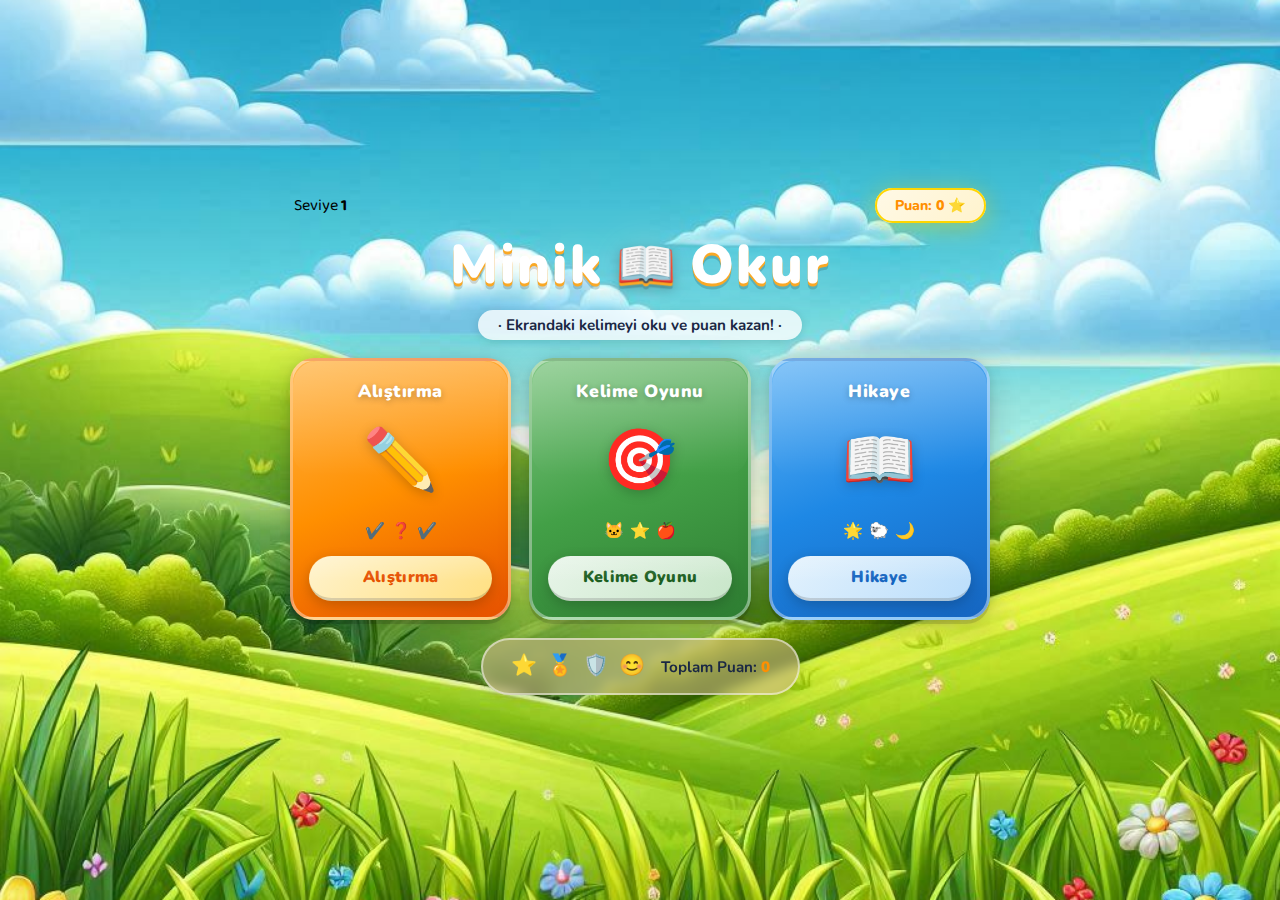
<file: index.html>
<!DOCTYPE html>
<html lang="tr">
<head>
<meta charset="UTF-8">
<meta name="viewport" content="width=device-width, initial-scale=1.0">
<title>Minik Okur</title>
<link href="https://fonts.googleapis.com/css2?family=Baloo+2:wght@400;600;800&family=Nunito:wght@400;700;900&display=swap" rel="stylesheet">
<link rel="stylesheet" href="style.css">
</head>
<body>

<div class="stars" id="stars"></div>

<!-- ═══════════════════════════════════════════════════════════
     ANA MENÜ EKRANI
     ═══════════════════════════════════════════════════════════ -->
<div class="menu-screen" id="menuScreen">

  <!-- Üst bar: Seviye + Puan -->
  <div class="menu-topbar">
    <div class="menu-topbar-left">
      <span class="menu-level-badge">Seviye <strong id="menuLevelText">1</strong></span>
      <div class="menu-level-bar-wrap">
        <div class="menu-level-bar" id="menuLevelBar" style="width:30%"></div>
      </div>
    </div>
    <div class="menu-topbar-right">
      <span class="menu-score-badge">Puan: <strong id="menuScoreText">0</strong> ⭐</span>
    </div>
  </div>

  <!-- Logo -->
  <div class="menu-logo">
    <h1 class="menu-title">Minik <span class="menu-title-book">📖</span> Okur</h1>
    <p class="menu-subtitle">· Ekrandaki kelimeyi oku ve puan kazan! ·</p>
  </div>

  <!-- Mod kartları -->
  <div class="menu-cards">

    <!-- Alıştırma -->
    <div class="menu-card menu-card--alistirma" id="menuCardAlistirma">
      <div class="menu-card-label-top">Alıştırma</div>
      <div class="menu-card-art">
        <span class="menu-card-emoji">✏️</span>
        <div class="menu-card-deco">
          <span>✔️</span><span>❓</span><span>✔️</span>
        </div>
      </div>
      <button class="menu-card-btn menu-card-btn--orange" data-mod="alistirma">Alıştırma</button>
    </div>

    <!-- Kelime Oyunu -->
    <div class="menu-card menu-card--kelime" id="menuCardKelime">
      <div class="menu-card-label-top">Kelime Oyunu</div>
      <div class="menu-card-art">
        <span class="menu-card-emoji">🎯</span>
        <div class="menu-card-deco">
          <span>🐱</span><span>⭐</span><span>🍎</span>
        </div>
      </div>
      <button class="menu-card-btn menu-card-btn--green" data-mod="kelime">Kelime Oyunu</button>
    </div>

    <!-- Hikaye -->
    <div class="menu-card menu-card--hikaye" id="menuCardHikaye">
      <div class="menu-card-label-top">Hikaye</div>
      <div class="menu-card-art">
        <span class="menu-card-emoji">📖</span>
        <div class="menu-card-deco">
          <span>🌟</span><span>🐑</span><span>🌙</span>
        </div>
      </div>
      <button class="menu-card-btn menu-card-btn--blue" data-mod="hikaye">Hikaye</button>
    </div>

  </div>

  <!-- Alt puan şeridi -->
  <div class="menu-footer">
    <span>⭐</span>
    <span>🏅</span>
    <span>🛡️</span>
    <span>😊</span>
    <span class="menu-footer-score">Toplam Puan: <strong id="menuTotalScore">0</strong></span>
  </div>

</div>

<!-- ═══════════════════════════════════════════════════════════
     OYUN EKRANI
     ═══════════════════════════════════════════════════════════ -->
<div class="game-container" id="gameContainer" style="display:none">

  <!-- Geri butonu -->
  <button class="btn-back" id="btnBack">← Menü</button>

  <div class="title-area">
    <h1>🌟 Sesli Okuma Oyunu</h1>
    <p class="subtitle">Kelimeyi sesli oku ve puan kazan!</p>
    <div class="level-selector">
      <span class="level-label">SEVİYE</span>
      <div class="level-buttons">
        <button class="lvl-btn active" data-level="0" style="--lvl-color:#ef476f">1</button>
        <button class="lvl-btn" data-level="1" style="--lvl-color:#f4a261">2</button>
        <button class="lvl-btn" data-level="2" style="--lvl-color:#ffd166">3</button>
        <button class="lvl-btn" data-level="3" style="--lvl-color:#06d6a0">4</button>
        <button class="lvl-btn" data-level="4" style="--lvl-color:#118ab2">5</button>
      </div>
    </div>
    <div class="tab-strip">
      <button class="tab-btn active" id="tabAlistirma">📝 Alıştırma</button>
      <button class="tab-btn" id="tabHikaye">📖 Hikaye</button>
    </div>
  </div>

  <div class="story-progress" id="storyProgress">
    <div class="story-progress-header">
      <button class="story-nav-btn" id="btnHikayeGeri">&#9664;</button>
      <div class="story-progress-title" id="storyTitle">📖 Hikaye</div>
      <button class="story-nav-btn" id="btnHikayeIleri">&#9654;</button>
    </div>
    <div class="story-progress-bar-wrap">
      <div class="story-progress-bar" id="storyBar"></div>
    </div>
    <div class="story-progress-text" id="storyProgressText">1 / 16</div>
  </div>

  <div class="score-card">
    <span class="score-icon">⭐</span>
    <div>
      <div class="score-label">Puan</div>
      <div class="score-value" id="scoreDisplay">0</div>
    </div>
  </div>

  <div class="word-card" id="wordCard"></div>
  <button class="btn-skip" id="btnSkip">Geç</button>

  <div class="mic-area">
    <div class="mic-indicator" id="micIndicator">🎤</div>
    <div class="mic-status" id="micStatus">Başlamak için düğmeye bas</div>
  </div>

  <div class="interim-text" id="interimText"></div>

  <div class="button-row">
    <button class="btn btn-start" id="btnStart">▶ Başla</button>
    <button class="btn btn-stop" id="btnStop" disabled>🔄 Tekrar</button>
  </div>

  <div class="congrats-banner" id="congratsBanner">
    🎉 Tebrikler! Harika okudun! 🎉
  </div>

  <div class="error-msg" id="errorMsg"></div>

  <div class="no-support" id="noSupport">
    😔 Üzgünüm, tarayıcın sesli tanıma özelliğini desteklemiyor. Lütfen Google Chrome kullan.
  </div>

</div>

<!-- ═══════════════════════════════════════════════════════════
     KELİME OYUNU EKRANI
     ═══════════════════════════════════════════════════════════ -->
<div class="koyun-screen" id="koyunScreen" style="display:none">

  <button class="btn-back" id="btnKoyunBack">← Menü</button>

  <div class="koyun-header">
    <h2 class="koyun-title">🎯 Kelime Oyunu</h2>
    <div class="koyun-score-badge">⭐ <span id="koyunScore">0</span></div>
  </div>

  <!-- Resim kartı -->
  <div class="koyun-card" id="koyunCard">
    <div class="koyun-emoji" id="koyunEmoji">🐱</div>
    <div class="koyun-hint" id="koyunHint">_ _ _ _</div>
  </div>

  <!-- Sonuç banner -->
  <div class="koyun-result" id="koyunResult"></div>

  <!-- Mikrofon -->
  <div class="mic-area">
    <div class="mic-indicator" id="koyunMicIndicator">🎤</div>
    <div class="mic-status" id="koyunMicStatus">Başlamak için düğmeye bas</div>
  </div>

  <div class="interim-text" id="koyunInterimText"></div>

  <div class="button-row">
    <button class="btn btn-start" id="koyunBtnStart">▶ Başla</button>
    <button class="btn btn-skip" id="koyunBtnSkip" style="padding:14px 28px">⏭ Geç</button>
  </div>

  <div class="error-msg" id="koyunErrorMsg"></div>

</div>

<!-- ═══════════════════════════════════════════════════════════
     RAPOR OVERLAY
     ═══════════════════════════════════════════════════════════ -->
<div class="report-overlay" id="reportOverlay">
  <div class="report-card">
    <div class="report-emoji" id="reportEmoji">🌟</div>
    <div class="report-title" id="reportTitle">Bölüm Tamamlandı!</div>
    <div class="report-subtitle" id="reportSubtitle"></div>
    <div class="report-stats">
      <div class="report-stat">
        <div class="report-stat-val green" id="reportDogru">0</div>
        <div class="report-stat-lbl">Doğru</div>
      </div>
      <div class="report-stat">
        <div class="report-stat-val red" id="reportYanlis">0</div>
        <div class="report-stat-lbl">Yanlış</div>
      </div>
      <div class="report-stat">
        <div class="report-stat-val yellow" id="reportPuan">0</div>
        <div class="report-stat-lbl">Puan</div>
      </div>
    </div>
    <div class="report-hard-words" id="reportHardWords" style="display:none">
      <span class="hw-title">En çok takılan kelimeler</span>
      <span id="reportHardList"></span>
    </div>
    <div class="report-timer-bar-wrap" id="reportTimerWrap" style="display:none">
      <div class="report-timer-bar" id="reportTimerBar" style="width:100%"></div>
    </div>
    <div class="report-btn-row" id="reportBtnRow">
      <button class="report-btn primary" id="reportBtnNext">▶ Devam</button>
    </div>
  </div>
</div>

<script src="app.js"></script>
</body>
</html>
</file>
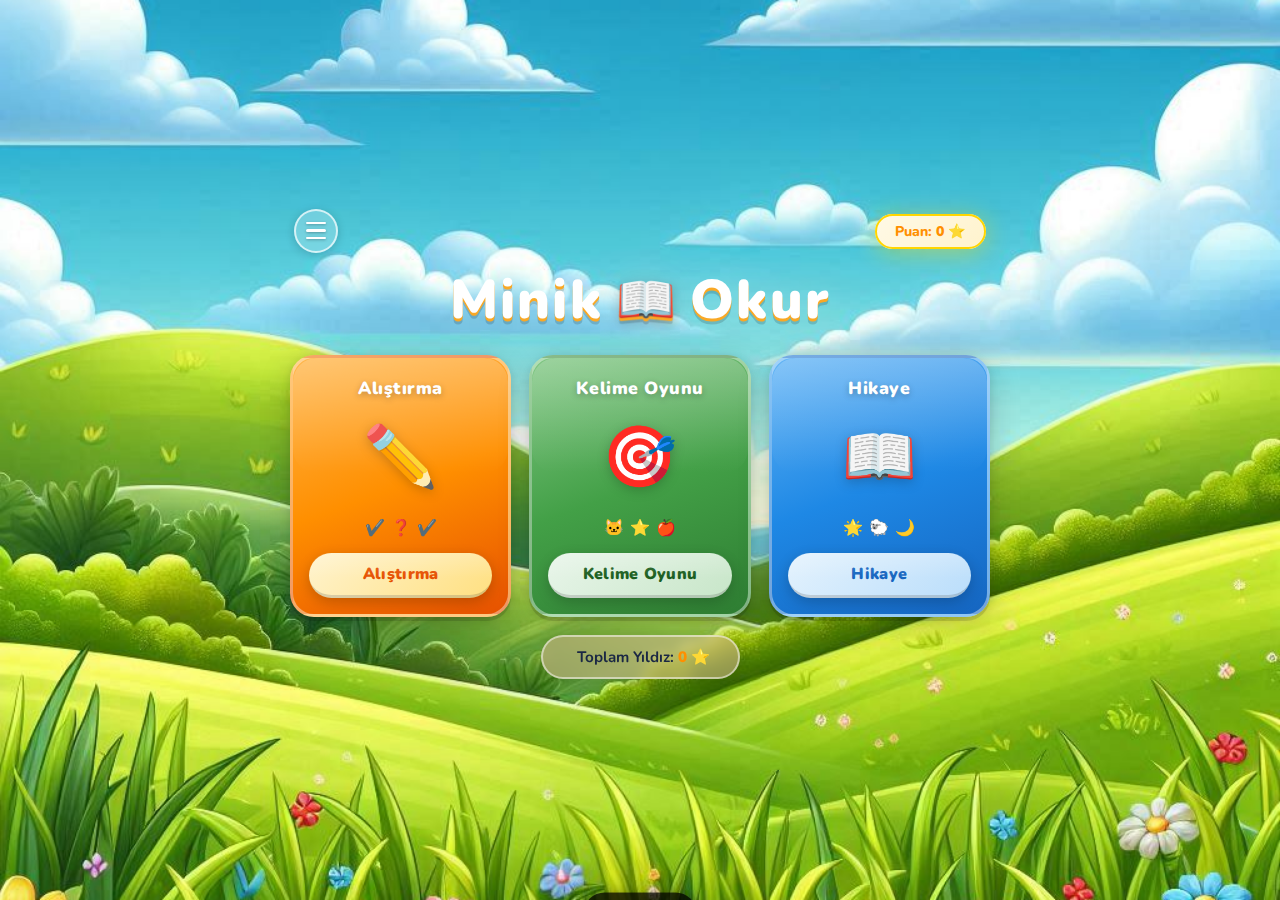
<file: sesliokuma-main/index.html>
<!DOCTYPE html>
<html lang="tr">
<head>
<meta charset="UTF-8">
<meta name="viewport" content="width=device-width, initial-scale=1.0">
<title>Minik Okur</title>
<link href="https://fonts.googleapis.com/css2?family=Baloo+2:wght@400;600;800&family=Nunito:wght@400;700;900&display=swap" rel="stylesheet">
<link rel="stylesheet" href="style.css">
</head>
<body>

<div class="stars" id="stars"></div>

<!-- ═══════════════════════════════════════════════════════════
     ANA MENÜ EKRANI
     ═══════════════════════════════════════════════════════════ -->
<div class="menu-screen" id="menuScreen">

  <!-- Üst bar: Hamburger + Puan -->
  <div class="menu-topbar">
    <div class="menu-topbar-left">
      <button class="hamburger-btn" id="hamburgerBtn" aria-label="Menü">
        <span></span><span></span><span></span>
      </button>
    </div>
    <div class="menu-topbar-right">
      <span class="menu-score-badge">Puan: <strong id="menuScoreText">0</strong> ⭐</span>
    </div>
  </div>

  <!-- Hamburger Modal -->
  <div class="hmenu-overlay" id="hmenuOverlay">
    <div class="hmenu-panel">
      <button class="hmenu-close" id="hmenuClose">&#10005;</button>
      <div class="hmenu-logo">&#127891; Minik Okur</div>
      <div class="hmenu-items">
        <button class="hmenu-item" id="hmAchievements">
          <span class="hmenu-icon">&#127942;</span>
          <span class="hmenu-label">Ba&#351;ar&#305;lar&#305;m</span>
        </button>
        <button class="hmenu-item" id="hmSes">
          <span class="hmenu-icon">&#128266;</span>
          <span class="hmenu-label" id="hmSesLabel">Ses A&#351;&#305;k</span>
          <span class="hmenu-toggle" id="hmSesToggle"></span>
        </button>
        <button class="hmenu-item">
          <span class="hmenu-icon">&#11088;</span>
          <span class="hmenu-label">Bize Puan Ver</span>
        </button>
        <button class="hmenu-item">
          <span class="hmenu-icon">&#128226;</span>
          <span class="hmenu-label">Tavsiye Et</span>
        </button>
        <button class="hmenu-item">
          <span class="hmenu-icon">&#9993;&#65039;</span>
          <span class="hmenu-label">Bize Ula&#351;</span>
        </button>
        <button class="hmenu-item hmenu-item--bagis">
          <span class="hmenu-icon">&#128149;</span>
          <span class="hmenu-label">Ba&#287;&#305;&#351; Yap</span>
        </button>
      </div>
    </div>
  </div>

  <!-- Logo -->
  <div class="menu-logo">
    <h1 class="menu-title">Minik <span class="menu-title-book">📖</span> Okur</h1>
  </div>

  <!-- Mod kartları -->
  <div class="menu-cards">

    <!-- Alıştırma -->
    <div class="menu-card menu-card--alistirma" id="menuCardAlistirma">
      <div class="menu-card-label-top">Alıştırma</div>
      <div class="menu-card-art">
        <span class="menu-card-emoji">✏️</span>
        <div class="menu-card-deco">
          <span>✔️</span><span>❓</span><span>✔️</span>
        </div>
      </div>
      <button class="menu-card-btn menu-card-btn--orange" data-mod="alistirma">Alıştırma</button>
    </div>

    <!-- Kelime Oyunu -->
    <div class="menu-card menu-card--kelime" id="menuCardKelime">
      <div class="menu-card-label-top">Kelime Oyunu</div>
      <div class="menu-card-art">
        <span class="menu-card-emoji">🎯</span>
        <div class="menu-card-deco">
          <span>🐱</span><span>⭐</span><span>🍎</span>
        </div>
      </div>
      <button class="menu-card-btn menu-card-btn--green" data-mod="kelime">Kelime Oyunu</button>
    </div>

    <!-- Hikaye -->
    <div class="menu-card menu-card--hikaye" id="menuCardHikaye">
      <div class="menu-card-label-top">Hikaye</div>
      <div class="menu-card-art">
        <span class="menu-card-emoji">📖</span>
        <div class="menu-card-deco">
          <span>🌟</span><span>🐑</span><span>🌙</span>
        </div>
      </div>
      <button class="menu-card-btn menu-card-btn--blue" data-mod="hikaye">Hikaye</button>
    </div>

  </div>

  <!-- Alt yıldız şeridi -->
  <div class="menu-footer">
    <span class="menu-footer-score">Toplam Yıldız: <strong id="menuTotalScore">0</strong> ⭐</span>
  </div>

</div>

<!-- ═══════════════════════════════════════════════════════════
     OYUN EKRANI
     ═══════════════════════════════════════════════════════════ -->
<div class="game-container" id="gameContainer" style="display:none">

  <!-- Geri butonu -->
  <button class="btn-back" id="btnBack">← Menü</button>

  <div class="title-area">
    <h1 id="modeTitle">Minik <span class="menu-title-book">📖</span> Okur</h1>
    <p class="subtitle" id="modeSubtitle">Alıştırma</p>
    <div class="level-selector">
      <span class="level-label">SEVİYE</span>
      <div class="level-buttons">
        <button class="lvl-btn active" data-level="0" style="--lvl-color:#ef476f">1</button>
        <button class="lvl-btn" data-level="1" style="--lvl-color:#f4a261">2</button>
        <button class="lvl-btn" data-level="2" style="--lvl-color:#ffd166">3</button>
        <button class="lvl-btn" data-level="3" style="--lvl-color:#06d6a0">4</button>
        <button class="lvl-btn" data-level="4" style="--lvl-color:#118ab2">5</button>
      </div>
    </div>
    <div class="tab-strip">
      <button class="tab-btn active" id="tabAlistirma">📝 Alıştırma</button>
      <button class="tab-btn" id="tabHikaye">📖 Hikaye</button>
    </div>
  </div>

  <div class="story-progress" id="storyProgress">
    <div class="story-progress-header">
      <button class="story-nav-btn" id="btnHikayeGeri">&#9664;</button>
      <div class="story-progress-title" id="storyTitle">📖 Hikaye</div>
      <button class="story-nav-btn" id="btnHikayeIleri">&#9654;</button>
    </div>
    <div class="story-progress-bar-wrap">
      <div class="story-progress-bar" id="storyBar"></div>
    </div>
    <div class="story-progress-text" id="storyProgressText">1 / 16</div>
  </div>

  <div class="score-card">
    <span class="score-icon">⭐</span>
    <div>
      <div class="score-label">Puan</div>
      <div class="score-value" id="scoreDisplay">0</div>
    </div>
  </div>

  <div class="word-card" id="wordCard"></div>
  <button class="btn-skip" id="btnSkip">Geç</button>

  <div class="mic-area">
    <div class="mic-indicator" id="micIndicator">🎤</div>
    <div class="mic-status" id="micStatus">Başlamak için düğmeye bas</div>
  </div>

  <div class="interim-text" id="interimText"></div>

  <div class="button-row">
    <button class="btn btn-start" id="btnStart">▶ Başla</button>
    <button class="btn btn-stop" id="btnStop" disabled>🔄 Tekrar</button>
  </div>

  <div class="congrats-banner" id="congratsBanner">
    🎉 Tebrikler! Harika okudun! 🎉
  </div>

  <div class="error-msg" id="errorMsg"></div>

  <div class="no-support" id="noSupport">
    😔 Üzgünüm, tarayıcın sesli tanıma özelliğini desteklemiyor. Lütfen Google Chrome kullan.
  </div>

</div>

<!-- ═══════════════════════════════════════════════════════════
     KELİME OYUNU EKRANI
     ═══════════════════════════════════════════════════════════ -->
<div class="koyun-screen" id="koyunScreen" style="display:none">

  <button class="btn-back" id="btnKoyunBack">← Menü</button>

  <div class="koyun-header">
    <div>
      <h2 class="koyun-title">Minik <span class="menu-title-book">📖</span> Okur</h2>
      <p class="subtitle">Kelime Oyunu</p>
    </div>
    <div class="koyun-score-badge">⭐ <span id="koyunScore">0</span></div>
  </div>

  <!-- Resim kartı -->
  <div class="koyun-card" id="koyunCard">
    <div class="koyun-emoji" id="koyunEmoji">🐱</div>
    <div class="koyun-hint" id="koyunHint">_ _ _ _</div>
  </div>

  <!-- Sonuç banner -->
  <div class="koyun-result" id="koyunResult"></div>

  <!-- Mikrofon -->
  <div class="mic-area">
    <div class="mic-indicator" id="koyunMicIndicator">🎤</div>
    <div class="mic-status" id="koyunMicStatus">Başlamak için düğmeye bas</div>
  </div>

  <div class="interim-text" id="koyunInterimText"></div>

  <div class="button-row">
    <button class="btn btn-start" id="koyunBtnStart">▶ Başla</button>
    <button class="btn btn-skip" id="koyunBtnSkip" style="padding:14px 28px">⏭ Geç</button>
  </div>

  <div class="error-msg" id="koyunErrorMsg"></div>

</div>

<!-- ═══════════════════════════════════════════════════════════
     RAPOR OVERLAY
     ═══════════════════════════════════════════════════════════ -->
<div class="report-overlay" id="reportOverlay">
  <div class="report-card">
    <div class="report-emoji" id="reportEmoji">🌟</div>
    <div class="report-title" id="reportTitle">Bölüm Tamamlandı!</div>
    <div class="report-subtitle" id="reportSubtitle"></div>
    <div class="report-stats">
      <div class="report-stat">
        <div class="report-stat-val green" id="reportDogru">0</div>
        <div class="report-stat-lbl">Doğru</div>
      </div>
      <div class="report-stat">
        <div class="report-stat-val red" id="reportYanlis">0</div>
        <div class="report-stat-lbl">Yanlış</div>
      </div>
      <div class="report-stat">
        <div class="report-stat-val yellow" id="reportPuan">0</div>
        <div class="report-stat-lbl">Puan</div>
      </div>
    </div>
    <div class="report-hard-words" id="reportHardWords" style="display:none">
      <span class="hw-title">En çok takılan kelimeler</span>
      <span id="reportHardList"></span>
    </div>
    <div class="report-timer-bar-wrap" id="reportTimerWrap" style="display:none">
      <div class="report-timer-bar" id="reportTimerBar" style="width:100%"></div>
    </div>
    <div class="report-btn-row" id="reportBtnRow">
      <button class="report-btn primary" id="reportBtnNext">▶ Devam</button>
    </div>
  </div>
</div>

<!-- ═══════════════════════════════════════════════════════════
     ROZET KUTLAMA / TOAST
     ═══════════════════════════════════════════════════════════ -->
<div class="ach-toast" id="achToast">
  <div class="ach-toast-card">
    <div class="ach-toast-title" id="achToastTitle">Yeni Rozet!</div>
    <div class="ach-toast-desc" id="achToastDesc"></div>
  </div>
</div>

<script>
// Hamburger menü aç/kapat
(function(){
  var overlay  = document.getElementById('hmenuOverlay');
  var btnOpen  = document.getElementById('hamburgerBtn');
  var btnClose = document.getElementById('hmenuClose');
  var toggle   = document.getElementById('hmSesToggle');
  var label    = document.getElementById('hmSesLabel');
  var sesAcik  = true;

  btnOpen.addEventListener('click', function(){ overlay.classList.add('open'); });
  btnClose.addEventListener('click', function(){ overlay.classList.remove('open'); });
  overlay.addEventListener('click', function(e){ if(e.target===overlay) overlay.classList.remove('open'); });

  document.getElementById('hmSes').addEventListener('click', function(){
    sesAcik = !sesAcik;
    toggle.classList.toggle('off', !sesAcik);
    label.textContent = sesAcik ? 'Ses Açık' : 'Ses Kapalı';
    if(window.speechSynthesis) window.speechSynthesis.cancel();
  });
})();
</script>
<script src="app.js"></script>
</body>
</html>
</file>
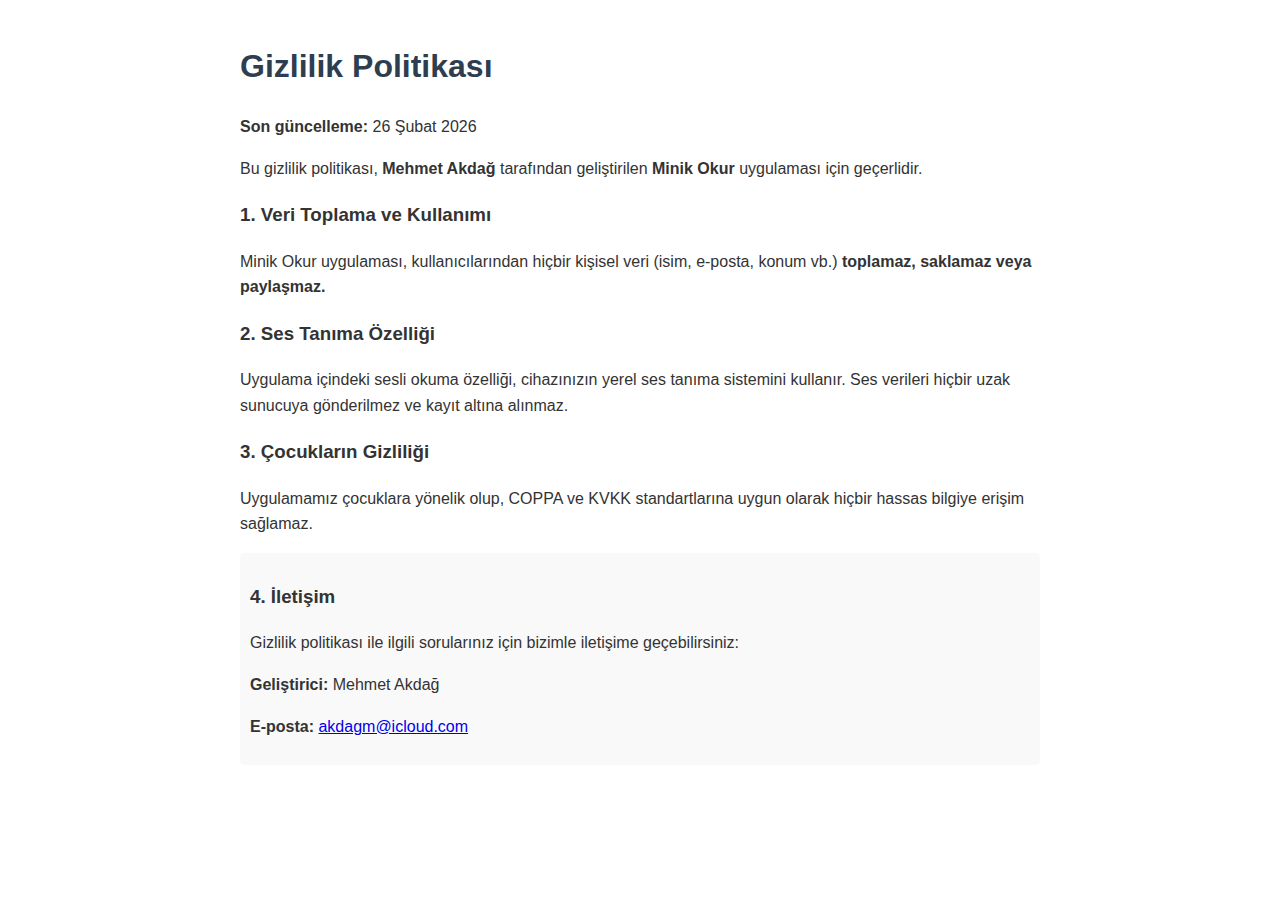
<file: privacy.html>
<!DOCTYPE html>
<html lang="tr">
<head>
    <meta charset="UTF-8">
    <meta name="viewport" content="width=device-width, initial-scale=1.0">
    <title>Minik Okur - Gizlilik Politikası</title>
    <style>
        body { font-family: sans-serif; padding: 20px; line-height: 1.6; color: #333; max-width: 800px; margin: auto; }
        h1 { color: #2c3e50; }
        .contact { background: #f9f9f9; padding: 10px; border-radius: 5px; }
    </style>
</head>
<body>
    <h1>Gizlilik Politikası</h1>
    <p><strong>Son güncelleme:</strong> 26 Şubat 2026</p>
    
    <p>Bu gizlilik politikası, <strong>Mehmet Akdağ</strong> tarafından geliştirilen <strong>Minik Okur</strong> uygulaması için geçerlidir.</p>
    
    <h3>1. Veri Toplama ve Kullanımı</h3>
    <p>Minik Okur uygulaması, kullanıcılarından hiçbir kişisel veri (isim, e-posta, konum vb.) <strong>toplamaz, saklamaz veya paylaşmaz.</strong></p>
    
    <h3>2. Ses Tanıma Özelliği</h3>
    <p>Uygulama içindeki sesli okuma özelliği, cihazınızın yerel ses tanıma sistemini kullanır. Ses verileri hiçbir uzak sunucuya gönderilmez ve kayıt altına alınmaz.</p>
    
    <h3>3. Çocukların Gizliliği</h3>
    <p>Uygulamamız çocuklara yönelik olup, COPPA ve KVKK standartlarına uygun olarak hiçbir hassas bilgiye erişim sağlamaz.</p>

    <div class="contact">
        <h3>4. İletişim</h3>
        <p>Gizlilik politikası ile ilgili sorularınız için bizimle iletişime geçebilirsiniz:</p>
        <p><strong>Geliştirici:</strong> Mehmet Akdağ</p>
        <p><strong>E-posta:</strong> <a href="mailto:akdagm@icloud.com">akdagm@icloud.com</a></p>
    </div>
</body>
</html>
</file>
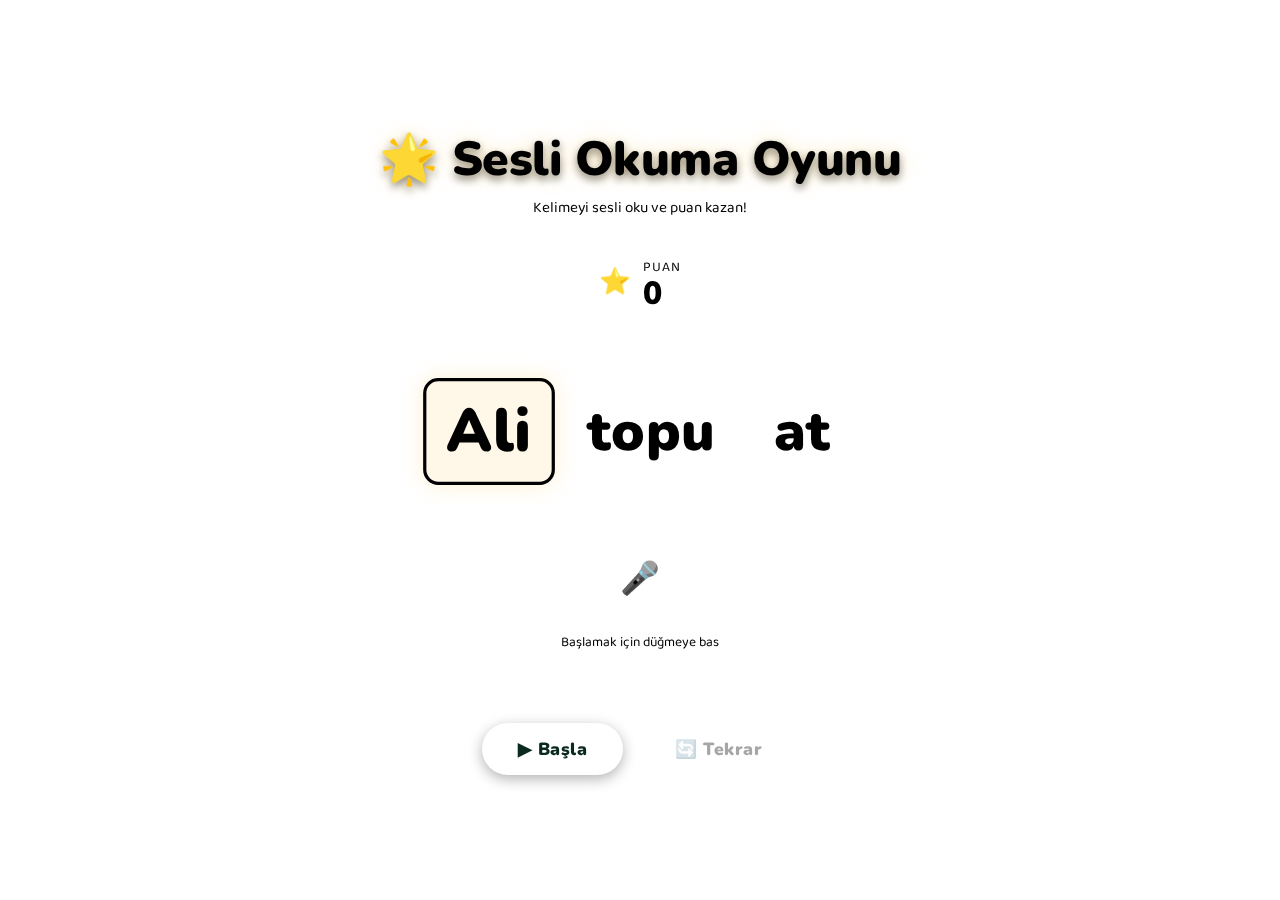
<file: sesli_okuma_oyunu.html>
<!DOCTYPE html>
<html lang="tr">
<head>
<meta charset="UTF-8">
<meta name="viewport" content="width=device-width, initial-scale=1.0">
<title>Sesli Okuma Oyunu</title>
<link href="https://fonts.googleapis.com/css2?family=Baloo+2:wght@400;600;800&family=Nunito:wght@400;700;900&display=swap" rel="stylesheet">
<style>
  "use strict";
  :root {
    --bg: #0f1b2d;
    --surface: #1a2d46;
    --surface2: #223558;
    --accent: #ffd166;
    --accent2: #06d6a0;
    --red: #ef476f;
    --green: #06d6a0;
    --yellow: #ffd166;
    --blue: #118ab2;
    --text: #e8f4fd;
    --text-muted: #7fa8c9;
    --radius: 20px;
    --shadow: 0 8px 32px rgba(0,0,0,0.4);
  }

  * { box-sizing: border-box; margin: 0; padding: 0; }

  body {
    font-family: 'Baloo 2', cursive;
    background: var(--bg);
    min-height: 100vh;
    display: flex;
    flex-direction: column;
    align-items: center;
    justify-content: center;
    overflow: hidden;
    position: relative;
  }

  /* Yıldız arka planı */
  .stars {
    position: fixed;
    inset: 0;
    pointer-events: none;
    z-index: 0;
  }
  .star {
    position: absolute;
    border-radius: 50%;
    background: white;
    animation: twinkle var(--d, 3s) ease-in-out infinite;
    animation-delay: var(--delay, 0s);
    opacity: 0.3;
  }
  @keyframes twinkle {
    0%, 100% { opacity: 0.1; transform: scale(0.8); }
    50% { opacity: 0.7; transform: scale(1.2); }
  }

  .game-container {
    position: relative;
    z-index: 1;
    width: min(90vw, 640px);
    display: flex;
    flex-direction: column;
    align-items: center;
    gap: 24px;
  }

  /* Başlık */
  .title-area {
    text-align: center;
  }
  .title-area h1 {
    font-family: 'Nunito', sans-serif;
    font-weight: 900;
    font-size: clamp(1.8rem, 6vw, 3rem);
    color: var(--accent);
    text-shadow: 0 0 20px rgba(255,209,102,0.4), 0 4px 8px rgba(0,0,0,0.5);
    letter-spacing: -0.5px;
  }
  .subtitle {
    font-size: 0.95rem;
    color: var(--text-muted);
    margin-top: 4px;
  }

  /* Skor kartı */
  .score-card {
    background: var(--surface);
    border: 2px solid var(--surface2);
    border-radius: var(--radius);
    padding: 12px 32px;
    display: flex;
    align-items: center;
    gap: 12px;
    box-shadow: var(--shadow);
  }
  .score-icon { font-size: 1.6rem; }
  .score-label {
    font-size: 0.85rem;
    color: var(--text-muted);
    text-transform: uppercase;
    letter-spacing: 1px;
  }
  .score-value {
    font-family: 'Nunito', sans-serif;
    font-weight: 900;
    font-size: 2rem;
    color: var(--accent);
    line-height: 1;
    transition: transform 0.15s ease;
  }
  .score-value.bump {
    animation: scoreBump 0.3s ease;
  }
  @keyframes scoreBump {
    0% { transform: scale(1); }
    50% { transform: scale(1.4); color: #fff; }
    100% { transform: scale(1); }
  }

  /* Kelime kartı */
  .word-card {
    background: var(--surface);
    border: 2px solid var(--surface2);
    border-radius: var(--radius);
    padding: 36px 40px;
    width: 100%;
    box-shadow: var(--shadow);
    display: flex;
    justify-content: center;
    align-items: center;
    gap: 16px;
    flex-wrap: wrap;
    min-height: 120px;
  }

  .word {
    font-family: 'Nunito', sans-serif;
    font-weight: 900;
    font-size: clamp(2rem, 8vw, 3.5rem);
    padding: 8px 18px;
    border-radius: 14px;
    border: 3px solid transparent;
    transition: all 0.25s ease;
    cursor: default;
    letter-spacing: 0.5px;
    color: var(--text);
    background: transparent;
  }

  .word.active {
    background: rgba(255, 209, 102, 0.15);
    border-color: var(--yellow);
    color: var(--yellow);
    transform: scale(1.08);
    box-shadow: 0 0 20px rgba(255,209,102,0.3);
    animation: pulse 1.2s ease-in-out infinite;
  }
  @keyframes pulse {
    0%, 100% { box-shadow: 0 0 20px rgba(255,209,102,0.3); }
    50% { box-shadow: 0 0 36px rgba(255,209,102,0.6); }
  }

  .word.correct {
    background: rgba(6, 214, 160, 0.15);
    border-color: var(--green);
    color: var(--green);
    animation: correctPop 0.4s ease forwards;
  }
  @keyframes correctPop {
    0% { transform: scale(1); }
    40% { transform: scale(1.15) rotate(-2deg); }
    70% { transform: scale(0.97) rotate(1deg); }
    100% { transform: scale(1) rotate(0deg); }
  }

  .word.wrong {
    background: rgba(239, 71, 111, 0.15);
    border-color: var(--red);
    color: var(--red);
    animation: shake 0.4s ease;
  }
  @keyframes shake {
    0%, 100% { transform: translateX(0); }
    20% { transform: translateX(-6px); }
    40% { transform: translateX(6px); }
    60% { transform: translateX(-4px); }
    80% { transform: translateX(4px); }
  }

  /* Mikrofon göstergesi */
  .mic-area {
    display: flex;
    flex-direction: column;
    align-items: center;
    gap: 10px;
  }
  .mic-indicator {
    width: 80px;
    height: 80px;
    border-radius: 50%;
    background: var(--surface);
    border: 3px solid var(--surface2);
    display: flex;
    align-items: center;
    justify-content: center;
    font-size: 2rem;
    transition: all 0.3s ease;
    box-shadow: var(--shadow);
  }
  .mic-indicator.active {
    background: rgba(239, 71, 111, 0.15);
    border-color: var(--red);
    animation: micPulse 1s ease-in-out infinite;
  }
  @keyframes micPulse {
    0%, 100% { box-shadow: 0 0 0 0 rgba(239, 71, 111, 0.4); }
    50% { box-shadow: 0 0 0 16px rgba(239, 71, 111, 0); }
  }
  .mic-status {
    font-size: 0.85rem;
    color: var(--text-muted);
    text-align: center;
    min-height: 20px;
    transition: color 0.3s;
  }
  .mic-status.listening { color: var(--red); }

  /* Geçici konuşma */
  .interim-text {
    font-size: 0.9rem;
    color: var(--text-muted);
    font-style: italic;
    min-height: 22px;
    text-align: center;
    max-width: 400px;
    transition: opacity 0.2s;
  }

  /* Butonlar */
  .button-row {
    display: flex;
    gap: 16px;
  }
  .btn {
    font-family: 'Nunito', sans-serif;
    font-weight: 900;
    font-size: 1.1rem;
    padding: 14px 36px;
    border: none;
    border-radius: 50px;
    cursor: pointer;
    transition: all 0.2s ease;
    box-shadow: 0 4px 14px rgba(0,0,0,0.3);
    letter-spacing: 0.5px;
  }
  .btn:active { transform: scale(0.96); }
  .btn-start {
    background: linear-gradient(135deg, var(--green), #04b88a);
    color: #0a2a1f;
  }
  .btn-start:hover:not(:disabled) {
    transform: translateY(-2px);
    box-shadow: 0 8px 24px rgba(6,214,160,0.4);
  }
  .btn-stop {
    background: linear-gradient(135deg, var(--red), #d63060);
    color: #000;
  }
  .btn-stop:hover:not(:disabled) {
    transform: translateY(-2px);
    box-shadow: 0 8px 24px rgba(239,71,111,0.4);
  }
  .btn:disabled {
    opacity: 0.35;
    cursor: not-allowed;
    transform: none !important;
    box-shadow: none;
  }

  /* Tebrikler banner */
  .congrats-banner {
    display: none;
    background: linear-gradient(135deg, #ffd166, #ff9f1c);
    color: #1a0a00;
    font-family: 'Nunito', sans-serif;
    font-weight: 900;
    font-size: clamp(1.4rem, 5vw, 2rem);
    padding: 18px 40px;
    border-radius: var(--radius);
    text-align: center;
    width: 100%;
    box-shadow: 0 8px 32px rgba(255,209,102,0.5);
    animation: congratsIn 0.5s cubic-bezier(0.34,1.56,0.64,1) forwards;
  }
  @keyframes congratsIn {
    0% { transform: scale(0.5) rotate(-4deg); opacity: 0; }
    100% { transform: scale(1) rotate(0deg); opacity: 1; }
  }
  .congrats-banner.visible { display: block; }

  /* Hata mesajı */
  .error-msg {
    display: none;
    color: var(--red);
    font-size: 0.9rem;
    text-align: center;
    background: rgba(239,71,111,0.1);
    border: 1px solid rgba(239,71,111,0.3);
    border-radius: 12px;
    padding: 10px 20px;
    width: 100%;
  }
  .error-msg.visible { display: block; }

  /* Tarayıcı desteği yok */
  .no-support {
    display: none;
    color: var(--accent);
    text-align: center;
    font-size: 1.1rem;
    padding: 20px;
  }
  .no-support.visible { display: block; }
</style>
</head>
<body>

<!-- Yıldız arka planı -->
<div class="stars" id="stars"></div>

<div class="game-container" id="gameContainer">

  <div class="title-area">
    <h1>🌟 Sesli Okuma Oyunu</h1>
    <p class="subtitle">Kelimeyi sesli oku ve puan kazan!</p>
  </div>

  <div class="score-card">
    <span class="score-icon">⭐</span>
    <div>
      <div class="score-label">Puan</div>
      <div class="score-value" id="scoreDisplay">0</div>
    </div>
  </div>

  <div class="word-card" id="wordCard">
    <!-- Kelime span'ları buraya JS tarafından eklenir -->
  </div>

  <div class="mic-area">
    <div class="mic-indicator" id="micIndicator">🎤</div>
    <div class="mic-status" id="micStatus">Başlamak için düğmeye bas</div>
  </div>

  <div class="interim-text" id="interimText"></div>

  <div class="button-row">
    <button class="btn btn-start" id="btnStart">▶ Başla</button>
    <button class="btn btn-stop" id="btnStop" disabled>🔄 Tekrar</button>
  </div>

  <div class="congrats-banner" id="congratsBanner">
    🎉 Tebrikler! Harika okudun! 🎉
  </div>

  <div class="error-msg" id="errorMsg"></div>

  <div class="no-support" id="noSupport">
    😔 Üzgünüm, tarayıcın sesli tanıma özelliğini desteklemiyor. Lütfen Google Chrome kullan.
  </div>

</div>

<script>
"use strict";

// ─── Yıldız arka planı oluştur ───────────────────────────────────────────────
(function yaratYildizlar() {
  const starsEl = document.getElementById('stars');
  for (let i = 0; i < 80; i++) {
    const s = document.createElement('div');
    s.className = 'star';
    const boyut = Math.random() * 3 + 1;
    s.style.cssText = `
      width:${boyut}px; height:${boyut}px;
      left:${Math.random()*100}%;
      top:${Math.random()*100}%;
      --d:${2 + Math.random()*4}s;
      --delay:${Math.random()*5}s;
    `;
    starsEl.appendChild(s);
  }
})();

// ─── Tarayıcı desteği kontrolü ───────────────────────────────────────────────
const SpeechRecognition = window.SpeechRecognition || window.webkitSpeechRecognition;
if (!SpeechRecognition) {
  document.getElementById('noSupport').classList.add('visible');
  document.getElementById('btnStart').disabled = true;
}

// ─── Hedef metin ve durum değişkenleri ───────────────────────────────────────
const HEDEF_METIN = "Ali topu at";

/** @type {string[]} */
let targetWords = [];

/** @type {HTMLSpanElement[]} */
let wordSpans = [];

let currentWordIndex = 0;
let score = 0;
let isListening = false;
let processedWordCount = 0;

/** @type {SpeechRecognition|null} */
let recognition = null;

let restartDebounceTimer = null;
let lastError = null;

// ─── DOM referansları ─────────────────────────────────────────────────────────
const btnStart       = document.getElementById('btnStart');
const btnStop        = document.getElementById('btnStop');
const wordCard       = document.getElementById('wordCard');
const scoreDisplay   = document.getElementById('scoreDisplay');
const micIndicator   = document.getElementById('micIndicator');
const micStatus      = document.getElementById('micStatus');
const interimText    = document.getElementById('interimText');
const congratsBanner = document.getElementById('congratsBanner');
const errorMsg       = document.getElementById('errorMsg');

// ─── Oyunu başlat: kelime span'larını oluştur ────────────────────────────────
function oyunuKur() {
  targetWords = normalizeText(HEDEF_METIN);
  wordCard.innerHTML = '';
  wordSpans = [];

  targetWords.forEach((kelime, i) => {
    const span = document.createElement('span');
    span.className = 'word' + (i === 0 ? ' active' : '');
    const orijinalKelimeler = HEDEF_METIN.split(/\s+/);
    span.textContent = orijinalKelimeler[i] || kelime;
    span.dataset.index = i;
    wordCard.appendChild(span);
    wordSpans.push(span);
  });
}

// ─── Türkçe normalizasyon ─────────────────────────────────────────────────────
/**
 * @param {string} metin
 * @returns {string[]}
 */
function normalizeText(metin) {
  if (!metin || typeof metin !== 'string') return [];
  let sonuc = metin.replace(/I/g, 'ı').replace(/İ/g, 'i').toLocaleLowerCase('tr-TR');
  sonuc = sonuc.replace(/[^\p{L}\s]/gu, ''); 
  return sonuc.split(/\s+/).filter(t => t.length > 0);
}

// ─── Kelime doğrulama ─────────────────────────────────────────────────────────
/**
 * @param {string} konusulanKelime
 */
function validateWord(konusulanKelime) {
  if (currentWordIndex >= targetWords.length) return;

  const normalKonusulan = normalizeText(konusulanKelime);
  if (normalKonusulan.length === 0) return;

  const token = normalKonusulan[0];
  const hedef = targetWords[currentWordIndex];

  const span = wordSpans[currentWordIndex];

  if (token === hedef) {
    // ✅ Doğru
    span.className = 'word correct';
    score += 10;
    currentWordIndex++;

    requestAnimationFrame(() => {
      updateUI();
    });

    if (currentWordIndex === targetWords.length) {
      endGame();
    }
  } else {
    // ❌ Yanlış
    span.className = 'word wrong';
    setTimeout(() => {
      if (currentWordIndex < targetWords.length) {
        span.className = 'word active';
      }
    }, 400);
  }
}

// ─── UI güncelle ──────────────────────────────────────────────────────────────
function updateUI() {
  wordSpans.forEach((span, i) => {
    if (i === currentWordIndex && !span.classList.contains('correct') && !span.classList.contains('wrong')) {
      span.className = 'word active';
    }
  });

  const eskiPuan = parseInt(scoreDisplay.textContent, 10);
  scoreDisplay.textContent = score;
  if (score !== eskiPuan) {
    scoreDisplay.classList.remove('bump');
    void scoreDisplay.offsetWidth;
    scoreDisplay.classList.add('bump');
  }
}

// ─── Oyun sonu ────────────────────────────────────────────────────────────────
function endGame() {
  stopRecognition();

  wordSpans.forEach((span, i) => {
    if (i >= currentWordIndex && !span.classList.contains('correct')) {
      span.className = 'word wrong';
    }
  });

  congratsBanner.classList.add('visible');

  btnStop.disabled = true;
  btnStart.disabled = false;

  micStatus.textContent = '🎉 Harika iş çıkardın!';
  micStatus.classList.remove('listening');
  micIndicator.classList.remove('active');
}

// ─── Tanıma başlat ────────────────────────────────────────────────────────────
function startRecognition() {
  try {
    if (!SpeechRecognition) return;

    errorMsg.classList.remove('visible');
    errorMsg.textContent = '';

    recognition = new SpeechRecognition();
    recognition.lang = 'tr-TR';
    recognition.continuous = false;
    recognition.interimResults = true;

    recognition.onresult = handleSpeechResult;
    recognition.onerror = handleSpeechError;
    recognition.onend = handleRecognitionEnd;

    recognition.start();
    isListening = true;
    lastError = null;

    micIndicator.classList.add('active');
    micStatus.classList.add('listening');
    micStatus.textContent = '🎤 Dinliyorum...';
  } catch (hata) {
    gosterHata('Tanıma başlatılamadı: ' + hata.message);
    isListening = false;
    btnStart.disabled = false;
    btnStop.disabled = true;
  }
}

// ─── Tanıma durdur ────────────────────────────────────────────────────────────
function stopRecognition() {
  try {
    isListening = false;
    if (restartDebounceTimer) {
      clearTimeout(restartDebounceTimer);
      restartDebounceTimer = null;
    }
    if (recognition) {
      recognition.stop();
    }
  } catch (hata) {
    // Sessizce yoksay
  }

  micIndicator.classList.remove('active');
  micStatus.classList.remove('listening');
  if (micStatus.textContent === '🎤 Dinliyorum...') {
    micStatus.textContent = 'Başlamak için düğmeye bas';
  }
  interimText.textContent = '';
}

// ─── Konuşma sonucu işle ─────────────────────────────────────────────────────
function handleSpeechResult(event) {
  try {
    if (!event || !event.results) return;

    // Interim gösterim
    let tamTranskript = '';
    for (let i = 0; i < event.results.length; i++) {
      tamTranskript += event.results[i][0].transcript + ' ';
    }
    interimText.textContent = tamTranskript.trim();

    // Sadece final sonuçlarla eşleşme yap
    for (let i = event.resultIndex; i < event.results.length; i++) {
      if (!event.results[i].isFinal) continue;
      const kelimeler = normalizeText(event.results[i][0].transcript);
      kelimeler.forEach((kelime) => {
        if (currentWordIndex < targetWords.length) {
          validateWord(kelime);
        }
      });
    }

  } catch (hata) {
    // Sessizce yoksay
  }
}

// ─── Hata işle ───────────────────────────────────────────────────────────────
function handleSpeechError(event) {
  try {
    lastError = event.error;

    if (event.error === 'not-allowed' || event.error === 'service-not-allowed') {
      gosterHata('Mikrofon izni reddedildi. Lütfen tarayıcı ayarlarından izin ver.');
      isListening = false;
      btnStart.disabled = false;
      btnStop.disabled = true;
    } else if (event.error === 'no-speech') {
      // Sessizce yoksay
    } else if (event.error === 'network') {
      gosterHata('Ağ hatası. İnternet bağlantını kontrol et.');
    }
  } catch (hata) {
    // Sessizce yoksay
  }
}

// ─── Tanıma bitti ────────────────────────────────────────────────────────────
function handleRecognitionEnd() {
  if (!isListening) return;

  if (lastError === 'not-allowed' || lastError === 'service-not-allowed') return;

  if (restartDebounceTimer) clearTimeout(restartDebounceTimer);
  restartDebounceTimer = setTimeout(() => {
    if (isListening && currentWordIndex < targetWords.length) {
      try {
        recognition.start();
      } catch (hata) {
        // Sessizce yoksay
      }
    }
  }, 350);
}

// ─── Hata mesajı göster ───────────────────────────────────────────────────────
function gosterHata(mesaj) {
  errorMsg.textContent = mesaj;
  errorMsg.classList.add('visible');
}

// ─── Buton işleyicileri ───────────────────────────────────────────────────────
btnStart.addEventListener('click', () => {
  if (!SpeechRecognition) return;
  if (isListening) return;

  window.speechSynthesis.speak(new SpeechSynthesisUtterance(''));

  btnStart.disabled = true;
  btnStop.disabled = false;

  currentWordIndex = 0;
  score = 0;
  processedWordCount = 0;
  lastError = null;
  scoreDisplay.textContent = '0';
  interimText.textContent = '';
  congratsBanner.classList.remove('visible');
  errorMsg.classList.remove('visible');

  oyunuKur();
  startRecognition();
});

btnStop.addEventListener('click', () => {
  stopRecognition();
  micStatus.textContent = 'Yeniden başlatılıyor...';
  setTimeout(() => {
    btnStart.click(); 
  }, 200);
});

// ─── Sayfa yüklendiğinde oyunu hazırla ───────────────────────────────────────
oyunuKur();
</script>
</body>
</html>
</file>
<file: style.css>
/* ═══════════════════════════════════════════════════════════════
   MİNİK OKUR — Oyun Ekranı Teması
   Tüm ID ve class isimleri orijinal koddan korundu
   ═══════════════════════════════════════════════════════════════ */

:root {
  --sky-top:      #4fc3f7;
  --sky-bot:      #81d4fa;
  --grass:        #66bb6a;
  --grass-dark:   #388e3c;
  --gold:         #ffd600;
  --gold-dark:    #f9a825;
  --orange:       #ff8f00;
  --card-bg:      rgba(255,255,255,0.92);

  --green:   #43a047;
  --red:     #e53935;
  --yellow:  #fdd835;
  --blue:    #1e88e5;
  --purple:  #8e24aa;

  --text-dark:  #1a2744;
  --text-mid:   #3a5068;

  --radius-lg: 24px;
  --radius-md: 16px;
  --radius-sm: 10px;
  --shadow-card: 0 8px 32px rgba(0,0,0,0.18), 0 2px 8px rgba(0,0,0,0.10);
  --shadow-btn:  0 4px 16px rgba(0,0,0,0.22);
  --shadow-gold: 0 4px 24px rgba(255,214,0,0.45);
}

* { box-sizing: border-box; margin: 0; padding: 0; }

/* ── Body — gökyüzü + çimen ────────────────────────────────── */
body {
  font-family: 'Baloo 2', cursive;
  min-height: 100vh;
  display: flex;
  flex-direction: column;
  align-items: center;
  justify-content: center;
  overflow-x: hidden;
  position: relative;
  background-image: url('bg.jpg');
  background-size: cover;
  background-position: center;
  background-repeat: no-repeat;
}

body::before { display: none; }
body::after  { display: none; }

/* Yıldızlar — artık kullanılmıyor, gizliyoruz */
.stars { display: none; }

/* ── Ana kapsayıcı ──────────────────────────────────────────── */
.game-container {
  position: relative;
  z-index: 1;
  width: min(94vw, 660px);
  display: flex;
  flex-direction: column;
  align-items: center;
  gap: 14px;
  padding: 16px 0 24px;
}

/* ── Başlık ─────────────────────────────────────────────────── */
.title-area { text-align: center; width: 100%; }

.title-area h1 {
  font-family: 'Nunito', sans-serif;
  font-weight: 900;
  font-size: clamp(1.9rem, 6vw, 3rem);
  color: #fff;
  text-shadow:
    0 3px 0 var(--gold-dark),
    0 6px 0 rgba(0,0,0,0.15),
    0 0 30px rgba(255,255,255,0.4);
  letter-spacing: 1px;
}

.subtitle {
  font-family: 'Nunito', sans-serif;
  font-size: 0.95rem;
  color: var(--text-dark);
  background: rgba(255,255,255,0.8);
  display: inline-block;
  padding: 4px 18px;
  border-radius: 50px;
  margin-top: 6px;
  font-weight: 700;
  box-shadow: 0 2px 8px rgba(0,0,0,0.12);
}

/* ── Seviye seçici ──────────────────────────────────────────── */
.level-selector {
  display: flex;
  flex-direction: column;
  align-items: center;
  gap: 8px;
  margin-top: 12px;
}

.level-label {
  font-family: 'Nunito', sans-serif;
  font-weight: 900;
  font-size: 0.7rem;
  color: rgba(255,255,255,0.95);
  letter-spacing: 3px;
  text-shadow: 0 1px 3px rgba(0,0,0,0.3);
}

.level-buttons { display: flex; gap: 10px; }

.lvl-btn {
  width: 42px;
  height: 42px;
  border-radius: 50%;
  border: 3px solid rgba(255,255,255,0.6);
  background: var(--lvl-color);
  color: #fff;
  font-family: 'Nunito', sans-serif;
  font-weight: 900;
  font-size: 1.1rem;
  cursor: pointer;
  opacity: 0.45;
  transform: scale(0.85);
  transition: all 0.2s ease;
  text-shadow: 0 1px 3px rgba(0,0,0,0.4);
  box-shadow: 0 3px 8px rgba(0,0,0,0.2);
}

.lvl-btn.active {
  opacity: 1;
  transform: scale(1.18);
  border-color: #fff;
  box-shadow: 0 0 0 3px var(--lvl-color), 0 6px 18px rgba(0,0,0,0.25);
}

.lvl-btn:hover:not(.active) { opacity: 0.75; transform: scale(0.95); }

/* ── Sekme şeridi ───────────────────────────────────────────── */
.tab-strip {
  display: flex;
  gap: 0;
  background: rgba(255,255,255,0.35);
  border: 2px solid rgba(255,255,255,0.6);
  border-radius: 50px;
  padding: 4px;
  margin-top: 12px;
  backdrop-filter: blur(8px);
  box-shadow: 0 2px 12px rgba(0,0,0,0.12);
}

.tab-btn {
  font-family: 'Nunito', sans-serif;
  font-weight: 800;
  font-size: 0.85rem;
  padding: 7px 20px;
  border: none;
  border-radius: 50px;
  cursor: pointer;
  background: transparent;
  color: var(--text-dark);
  transition: all 0.2s ease;
}

.tab-btn.active {
  background: linear-gradient(135deg, var(--gold), var(--orange));
  color: #fff;
  box-shadow: 0 3px 12px rgba(255,143,0,0.5);
  text-shadow: 0 1px 3px rgba(0,0,0,0.2);
}

.tab-btn:hover:not(.active) { background: rgba(255,255,255,0.4); }

/* ── Hikaye ilerleme ────────────────────────────────────────── */
.story-progress {
  display: none;
  width: 100%;
  background: rgba(255,255,255,0.88);
  border: 2px solid rgba(255,255,255,0.9);
  border-radius: var(--radius-md);
  padding: 12px 16px;
  box-shadow: var(--shadow-card);
  backdrop-filter: blur(8px);
}

.story-progress.visible { display: block; }

.story-progress-header {
  display: flex;
  align-items: center;
  justify-content: space-between;
  gap: 8px;
  margin-bottom: 8px;
}

.story-progress-title {
  font-family: 'Nunito', sans-serif;
  font-weight: 800;
  font-size: 0.88rem;
  color: var(--purple);
  flex: 1;
  white-space: nowrap;
  overflow: hidden;
  text-overflow: ellipsis;
}

.story-nav-btn {
  background: linear-gradient(135deg, var(--purple), #6a1b9a);
  border: none;
  border-radius: 50%;
  width: 36px;
  height: 36px;
  color: #fff;
  font-size: 1rem;
  cursor: pointer;
  display: flex;
  align-items: center;
  justify-content: center;
  transition: all 0.2s ease;
  flex-shrink: 0;
  box-shadow: 0 3px 10px rgba(142,36,170,0.35);
}

.story-nav-btn:hover { transform: scale(1.12); box-shadow: 0 5px 16px rgba(142,36,170,0.5); }
.story-nav-btn:active { transform: scale(0.95); }

.story-progress-bar-wrap {
  background: rgba(0,0,0,0.08);
  border-radius: 8px;
  height: 8px;
  overflow: hidden;
}

.story-progress-bar {
  height: 100%;
  border-radius: 8px;
  background: linear-gradient(90deg, var(--purple), #ce93d8);
  transition: width 0.4s ease;
  width: 0%;
}

.story-progress-text {
  font-family: 'Nunito', sans-serif;
  font-size: 0.72rem;
  color: var(--text-mid);
  margin-top: 5px;
  text-align: right;
  font-weight: 700;
}

/* ── Puan kartı ─────────────────────────────────────────────── */
.score-card {
  background: linear-gradient(135deg, #fff9e6, #fff3cd);
  border: 3px solid var(--gold);
  border-radius: 50px;
  padding: 10px 28px;
  display: flex;
  align-items: center;
  gap: 10px;
  box-shadow: var(--shadow-gold);
}

.score-icon { font-size: 1.6rem; }

.score-label {
  font-family: 'Nunito', sans-serif;
  font-size: 0.75rem;
  color: var(--orange);
  text-transform: uppercase;
  letter-spacing: 1.5px;
  font-weight: 800;
}

.score-value {
  font-family: 'Nunito', sans-serif;
  font-weight: 900;
  font-size: 2rem;
  color: var(--orange);
  line-height: 1;
  transition: transform 0.15s ease;
  text-shadow: 0 2px 0 rgba(0,0,0,0.1);
}

.score-value.bump { animation: scoreBump 0.3s ease; }

@keyframes scoreBump {
  0%   { transform: scale(1); }
  50%  { transform: scale(1.45); color: var(--red); }
  100% { transform: scale(1); }
}

/* ── Kelime kartı ───────────────────────────────────────────── */
.word-card {
  background: rgba(255,255,255,0.95);
  border: 3px solid var(--gold);
  border-radius: var(--radius-lg);
  padding: 38px 36px 32px;
  width: 100%;
  box-shadow: var(--shadow-card), 0 0 0 6px rgba(255,214,0,0.15);
  display: flex;
  justify-content: center;
  align-items: center;
  gap: 12px;
  flex-wrap: wrap;
  min-height: 120px;
  position: relative;
}

.word-card::before {
  content: '📚';
  position: absolute;
  top: -16px;
  left: 50%;
  transform: translateX(-50%);
  font-size: 1.8rem;
  filter: drop-shadow(0 2px 4px rgba(0,0,0,0.2));
}

.word-card.celebrate { animation: cardCelebrate 0.6s ease forwards; }

@keyframes cardCelebrate {
  0%   { box-shadow: var(--shadow-card); }
  30%  { box-shadow: var(--shadow-card), 0 0 40px rgba(255,214,0,0.7), 0 0 80px rgba(255,214,0,0.3); }
  70%  { box-shadow: var(--shadow-card), 0 0 25px rgba(67,160,71,0.6); }
  100% { box-shadow: var(--shadow-card); }
}

/* ── Geç butonu ─────────────────────────────────────────────── */
.btn-skip {
  align-self: flex-end;
  background: rgba(255,255,255,0.7);
  border: 2px solid rgba(255,143,0,0.3);
  border-radius: var(--radius-sm);
  color: var(--orange);
  font-family: 'Nunito', sans-serif;
  font-weight: 800;
  font-size: 0.78rem;
  padding: 5px 14px;
  cursor: pointer;
  transition: all 0.2s ease;
  backdrop-filter: blur(4px);
}

.btn-skip:hover {
  background: rgba(255,143,0,0.12);
  border-color: var(--orange);
  transform: translateY(-1px);
}

/* ── Kelime span'ları ───────────────────────────────────────── */
.word {
  font-family: 'Nunito', sans-serif;
  font-weight: 900;
  font-size: clamp(2rem, 8vw, 3.5rem);
  padding: 8px 18px;
  border-radius: var(--radius-md);
  border: 3px solid transparent;
  transition: all 0.25s ease;
  cursor: default;
  letter-spacing: 0.5px;
  color: var(--text-dark);
  background: transparent;
}

.word-card[data-wordcount="medium"] .word {
  font-size: clamp(1.4rem, 5vw, 2.4rem);
  padding: 6px 12px;
}

.word-card[data-wordcount="large"] .word {
  font-size: clamp(1.1rem, 3.5vw, 1.8rem);
  padding: 5px 10px;
}

.word.active {
  background: linear-gradient(135deg, #fff9e6, #fff3cd);
  border-color: var(--gold);
  color: var(--orange);
  transform: scale(1.1);
  box-shadow: 0 4px 20px rgba(255,214,0,0.4);
  animation: wordPulse 1.2s ease-in-out infinite;
}

@keyframes wordPulse {
  0%, 100% { box-shadow: 0 4px 20px rgba(255,214,0,0.3); }
  50%       { box-shadow: 0 4px 32px rgba(255,214,0,0.65); }
}

.word.correct {
  background: linear-gradient(135deg, #e8f5e9, #c8e6c9);
  border-color: var(--green);
  color: var(--green);
  animation: correctPop 0.4s ease forwards;
}

@keyframes correctPop {
  0%   { transform: scale(1); }
  40%  { transform: scale(1.18) rotate(-2deg); }
  70%  { transform: scale(0.97) rotate(1deg); }
  100% { transform: scale(1) rotate(0deg); }
}

.word.wrong {
  background: linear-gradient(135deg, #ffebee, #ffcdd2);
  border-color: var(--red);
  color: var(--red);
  animation: shake 0.25s ease;
}

@keyframes shake {
  0%, 100% { transform: translateX(0); }
  20%  { transform: translateX(-6px); }
  40%  { transform: translateX(6px); }
  60%  { transform: translateX(-4px); }
  80%  { transform: translateX(4px); }
}

/* ── Mikrofon alanı ─────────────────────────────────────────── */
.mic-area {
  display: flex;
  flex-direction: column;
  align-items: center;
  gap: 10px;
}

.mic-indicator {
  width: 84px;
  height: 84px;
  border-radius: 50%;
  background: rgba(255,255,255,0.9);
  border: 4px solid var(--gold);
  display: flex;
  align-items: center;
  justify-content: center;
  font-size: 2.2rem;
  transition: all 0.3s ease;
  box-shadow: var(--shadow-gold);
  animation: micBreathe 3s ease-in-out infinite;
}

@keyframes micBreathe {
  0%, 100% { transform: scale(1);    box-shadow: var(--shadow-gold); }
  50%       { transform: scale(1.06); box-shadow: 0 8px 32px rgba(255,214,0,0.55); }
}

.mic-indicator.active {
  background: linear-gradient(135deg, #ffebee, #ffcdd2);
  border-color: var(--red);
  animation: micListening 1s ease-in-out infinite;
}

@keyframes micListening {
  0%, 100% { box-shadow: 0 0 0 0   rgba(229,57,53,0.4); }
  50%       { box-shadow: 0 0 0 18px rgba(229,57,53,0); }
}

.mic-indicator.speaking {
  background: linear-gradient(135deg, #fff9e6, #fff3cd);
  border-color: var(--gold);
  animation: micSpeaking 0.8s ease-in-out infinite;
}

@keyframes micSpeaking {
  0%, 100% { box-shadow: 0 0 0 0   rgba(255,214,0,0.5); }
  50%       { box-shadow: 0 0 0 18px rgba(255,214,0,0); }
}

.mic-status {
  font-family: 'Nunito', sans-serif;
  font-size: 0.88rem;
  font-weight: 700;
  color: var(--text-dark);
  background: rgba(255,255,255,0.8);
  padding: 4px 16px;
  border-radius: 50px;
  text-align: center;
  min-height: 28px;
  transition: all 0.3s ease;
}

.mic-status.listening {
  color: #fff;
  background: linear-gradient(135deg, var(--red), #c62828);
  box-shadow: 0 3px 12px rgba(229,57,53,0.4);
}

.mic-status.speaking {
  color: var(--orange);
  background: linear-gradient(135deg, #fff9e6, #fff3cd);
}

/* ── Interim metin ──────────────────────────────────────────── */
.interim-text {
  font-family: 'Nunito', sans-serif;
  font-size: 0.92rem;
  font-weight: 700;
  color: var(--text-mid);
  font-style: italic;
  min-height: 22px;
  text-align: center;
  max-width: 400px;
  transition: opacity 0.2s;
  display: none;
  background: rgba(255,255,255,0.6);
  padding: 3px 14px;
  border-radius: 50px;
}

/* ── Ana butonlar ───────────────────────────────────────────── */
.button-row { display: flex; gap: 16px; }

.btn {
  font-family: 'Nunito', sans-serif;
  font-weight: 900;
  font-size: 1.1rem;
  padding: 14px 38px;
  border: none;
  border-radius: 50px;
  cursor: pointer;
  transition: all 0.2s ease;
  box-shadow: var(--shadow-btn);
  letter-spacing: 0.5px;
  position: relative;
  overflow: hidden;
}

.btn::after {
  content: '';
  position: absolute;
  inset: 0;
  background: linear-gradient(180deg, rgba(255,255,255,0.25) 0%, transparent 60%);
  border-radius: inherit;
  pointer-events: none;
}

.btn:active { transform: scale(0.96) translateY(2px); }

.btn-start {
  background: linear-gradient(135deg, #43a047, #2e7d32);
  color: #fff;
  text-shadow: 0 1px 3px rgba(0,0,0,0.3);
  border-bottom: 4px solid #1b5e20;
}

.btn-start:hover:not(:disabled) {
  transform: translateY(-3px);
  box-shadow: 0 10px 28px rgba(46,125,50,0.45);
}

.btn-stop {
  background: linear-gradient(135deg, #e53935, #c62828);
  color: #fff;
  text-shadow: 0 1px 3px rgba(0,0,0,0.3);
  border-bottom: 4px solid #b71c1c;
}

.btn-stop:hover:not(:disabled) {
  transform: translateY(-3px);
  box-shadow: 0 10px 28px rgba(198,40,40,0.45);
}

.btn:disabled {
  opacity: 0.38;
  cursor: not-allowed;
  transform: none !important;
  box-shadow: none;
  border-bottom: 4px solid transparent;
}

/* ── Tebrikler banner ───────────────────────────────────────── */
.congrats-banner {
  display: none;
  background: linear-gradient(135deg, var(--gold), var(--orange));
  color: #fff;
  font-family: 'Nunito', sans-serif;
  font-weight: 900;
  font-size: clamp(1.3rem, 5vw, 1.9rem);
  padding: 16px 36px;
  border-radius: var(--radius-lg);
  text-align: center;
  width: 100%;
  box-shadow: 0 8px 32px rgba(255,143,0,0.45);
  text-shadow: 0 2px 6px rgba(0,0,0,0.2);
  border-bottom: 4px solid rgba(0,0,0,0.12);
  animation: congratsIn 0.5s cubic-bezier(0.34,1.56,0.64,1) forwards;
}

@keyframes congratsIn {
  0%   { transform: scale(0.5) rotate(-4deg); opacity: 0; }
  100% { transform: scale(1) rotate(0deg); opacity: 1; }
}

.congrats-banner.visible { display: block; }

/* ── Hata mesajı ────────────────────────────────────────────── */
.error-msg {
  display: none;
  color: var(--red);
  font-family: 'Nunito', sans-serif;
  font-weight: 700;
  font-size: 0.9rem;
  text-align: center;
  background: rgba(255,255,255,0.88);
  border: 2px solid rgba(229,57,53,0.35);
  border-radius: var(--radius-md);
  padding: 10px 20px;
  width: 100%;
}

.error-msg.visible { display: block; }

/* ── Tarayıcı destek yok ────────────────────────────────────── */
.no-support {
  display: none;
  color: var(--text-dark);
  font-family: 'Nunito', sans-serif;
  font-weight: 700;
  text-align: center;
  font-size: 1.05rem;
  padding: 20px;
  background: rgba(255,255,255,0.85);
  border-radius: var(--radius-md);
  box-shadow: var(--shadow-card);
}

.no-support.visible { display: block; }

/* ── Rapor overlay ──────────────────────────────────────────── */
.report-overlay {
  display: none;
  position: fixed;
  inset: 0;
  background: rgba(10,40,80,0.75);
  backdrop-filter: blur(6px);
  z-index: 100;
  align-items: center;
  justify-content: center;
  padding: 20px;
}

.report-overlay.visible {
  display: flex;
  animation: reportFadeIn 0.35s ease;
}

@keyframes reportFadeIn {
  from { opacity: 0; transform: scale(0.88); }
  to   { opacity: 1; transform: scale(1); }
}

.report-card {
  background: linear-gradient(160deg, #fffde7, #fff9e6, #fff);
  border: 3px solid var(--gold);
  border-radius: 28px;
  padding: 32px 36px;
  width: min(92vw, 460px);
  box-shadow: 0 20px 60px rgba(0,0,0,0.35), var(--shadow-gold);
  display: flex;
  flex-direction: column;
  align-items: center;
  gap: 18px;
  text-align: center;
  position: relative;
  overflow: hidden;
}

/* Gökkuşağı üst şerit */
.report-card::before {
  content: '';
  position: absolute;
  top: 0; left: 0; right: 0;
  height: 6px;
  background: linear-gradient(90deg,
    var(--gold), var(--orange), var(--red),
    var(--green), var(--blue), var(--purple), var(--gold)
  );
}

.report-emoji { font-size: 3.2rem; }

.report-title {
  font-family: 'Nunito', sans-serif;
  font-weight: 900;
  font-size: 1.6rem;
  color: var(--orange);
}

.report-subtitle {
  font-family: 'Nunito', sans-serif;
  font-size: 0.92rem;
  color: var(--text-mid);
  font-weight: 700;
  margin-top: -10px;
}

.report-stats {
  display: flex;
  gap: 14px;
  justify-content: center;
  flex-wrap: wrap;
  width: 100%;
}

.report-stat {
  background: rgba(255,255,255,0.85);
  border: 2px solid rgba(0,0,0,0.07);
  border-radius: var(--radius-md);
  padding: 14px 20px;
  min-width: 90px;
  flex: 1;
  box-shadow: 0 3px 10px rgba(0,0,0,0.08);
}

.report-stat-val {
  font-family: 'Nunito', sans-serif;
  font-weight: 900;
  font-size: 2rem;
  line-height: 1;
}

.report-stat-val.green  { color: var(--green); }
.report-stat-val.red    { color: var(--red); }
.report-stat-val.yellow { color: var(--orange); }

.report-stat-lbl {
  font-family: 'Nunito', sans-serif;
  font-size: 0.72rem;
  color: var(--text-mid);
  margin-top: 5px;
  text-transform: uppercase;
  letter-spacing: 1px;
  font-weight: 700;
}

.report-hard-words {
  background: rgba(255,255,255,0.7);
  border: 2px solid rgba(229,57,53,0.2);
  border-radius: var(--radius-md);
  padding: 12px 18px;
  width: 100%;
  font-family: 'Nunito', sans-serif;
  font-size: 0.88rem;
  color: var(--text-mid);
  font-weight: 700;
  line-height: 1.7;
}

.report-hard-words strong { color: var(--red); font-weight: 900; }

.hw-title {
  font-size: 0.72rem;
  letter-spacing: 1px;
  text-transform: uppercase;
  color: var(--text-mid);
  display: block;
  margin-bottom: 5px;
  font-weight: 800;
}

.report-btn-row { display: flex; gap: 12px; width: 100%; }

.report-btn {
  flex: 1;
  font-family: 'Nunito', sans-serif;
  font-weight: 900;
  font-size: 1rem;
  padding: 13px 10px;
  border: none;
  border-radius: 50px;
  cursor: pointer;
  transition: all 0.2s ease;
  position: relative;
  overflow: hidden;
}

.report-btn::after {
  content: '';
  position: absolute;
  inset: 0;
  background: linear-gradient(180deg, rgba(255,255,255,0.22) 0%, transparent 60%);
  border-radius: inherit;
  pointer-events: none;
}

.report-btn:active { transform: scale(0.96); }

.report-btn.primary {
  background: linear-gradient(135deg, var(--green), #2e7d32);
  color: #fff;
  text-shadow: 0 1px 3px rgba(0,0,0,0.25);
  box-shadow: 0 5px 18px rgba(46,125,50,0.4);
  border-bottom: 3px solid #1b5e20;
}

.report-btn.primary:hover {
  transform: translateY(-2px);
  box-shadow: 0 8px 24px rgba(46,125,50,0.5);
}

.report-btn.secondary {
  background: rgba(255,255,255,0.7);
  color: var(--text-mid);
  border: 2px solid rgba(0,0,0,0.1);
}

.report-timer-bar-wrap {
  width: 100%;
  height: 5px;
  background: rgba(0,0,0,0.08);
  border-radius: 4px;
  overflow: hidden;
}

.report-timer-bar {
  height: 100%;
  background: linear-gradient(90deg, var(--gold), var(--orange));
  border-radius: 4px;
  transition: width linear;
}

/* ── Mobil ──────────────────────────────────────────────────── */
@media (max-width: 480px) {
  .game-container { gap: 11px; padding: 10px 0 18px; }
  .word-card { padding: 28px 18px 22px; }
  .btn { padding: 12px 24px; font-size: 1rem; }
  .report-card { padding: 24px 20px; }
  .score-card { padding: 8px 20px; }
}

/* ═══════════════════════════════════════════════════════════════
   ANA MENÜ EKRANI
   ═══════════════════════════════════════════════════════════════ */

.menu-screen {
  position: relative;
  z-index: 1;
  width: min(94vw, 700px);
  display: flex;
  flex-direction: column;
  align-items: center;
  gap: 18px;
  padding: 16px 0 28px;
}

/* ── Üst bar ────────────────────────────────────────────────── */
.menu-topbar {
  width: 100%;
  display: flex;
  align-items: center;
  justify-content: space-between;
  gap: 12px;
  padding: 0 4px;
}

.menu-topbar-left {
  display: flex;
  align-items: center;
}

/* ── Hamburger butonu ───────────────────────────────────────── */
.hamburger-btn {
  width: 44px;
  height: 44px;
  border-radius: 50%;
  border: 2px solid rgba(255,255,255,0.7);
  background: rgba(255,255,255,0.22);
  backdrop-filter: blur(6px);
  cursor: pointer;
  display: flex;
  flex-direction: column;
  align-items: center;
  justify-content: center;
  gap: 5px;
  box-shadow: 0 2px 10px rgba(0,0,0,0.18);
  transition: all 0.2s ease;
}
.hamburger-btn:hover { background: rgba(255,255,255,0.38); transform: scale(1.08); }
.hamburger-btn span {
  display: block;
  width: 20px;
  height: 2.5px;
  background: #fff;
  border-radius: 3px;
  box-shadow: 0 1px 3px rgba(0,0,0,0.3);
}

/* ── Hamburger Modal Overlay ────────────────────────────────── */
.hmenu-overlay {
  display: none;
  position: fixed;
  inset: 0;
  background: rgba(10,30,60,0.72);
  backdrop-filter: blur(8px);
  z-index: 200;
  align-items: flex-start;
  justify-content: flex-start;
  padding: 16px;
}
.hmenu-overlay.open {
  display: flex;
  animation: hmenuFadeIn 0.22s ease;
}
@keyframes hmenuFadeIn {
  from { opacity: 0; }
  to   { opacity: 1; }
}

.hmenu-panel {
  background: linear-gradient(160deg, #fffde7 0%, #fff9e6 50%, #fff 100%);
  border: 2px solid rgba(255,214,0,0.4);
  border-radius: 24px;
  padding: 20px 18px 24px;
  width: min(88vw, 320px);
  box-shadow: 0 16px 48px rgba(0,0,0,0.32), 0 4px 16px rgba(255,214,0,0.2);
  position: relative;
  animation: hmenuSlideIn 0.25s cubic-bezier(0.34,1.3,0.64,1);
}
@keyframes hmenuSlideIn {
  from { opacity: 0; transform: translateX(-24px) scale(0.95); }
  to   { opacity: 1; transform: translateX(0) scale(1); }
}

.hmenu-close {
  position: absolute;
  top: 14px; right: 14px;
  width: 32px; height: 32px;
  border-radius: 50%;
  border: none;
  background: rgba(0,0,0,0.07);
  color: var(--text-mid);
  font-size: 1rem;
  cursor: pointer;
  display: flex; align-items: center; justify-content: center;
  transition: all 0.18s ease;
}
.hmenu-close:hover { background: rgba(229,57,53,0.12); color: var(--red); }

.hmenu-logo {
  font-family: 'Nunito', sans-serif;
  font-weight: 900;
  font-size: 1.15rem;
  color: var(--orange);
  text-align: center;
  margin-bottom: 18px;
  padding-bottom: 14px;
  border-bottom: 2px dashed rgba(255,214,0,0.45);
  letter-spacing: 0.5px;
}

.hmenu-items {
  display: flex;
  flex-direction: column;
  gap: 10px;
}

.hmenu-item {
  width: 100%;
  display: flex;
  align-items: center;
  gap: 14px;
  padding: 14px 18px;
  border: 2px solid rgba(0,0,0,0.06);
  border-radius: 16px;
  background: rgba(255,255,255,0.82);
  cursor: pointer;
  transition: all 0.18s ease;
  box-shadow: 0 2px 8px rgba(0,0,0,0.06);
  text-align: left;
}
.hmenu-item:hover {
  background: rgba(255,249,230,0.95);
  border-color: var(--gold);
  transform: translateX(4px);
  box-shadow: 0 4px 14px rgba(255,214,0,0.2);
}
.hmenu-item:active { transform: scale(0.97); }

.hmenu-icon {
  font-size: 1.5rem;
  flex-shrink: 0;
  width: 32px;
  text-align: center;
}

.hmenu-label {
  font-family: 'Nunito', sans-serif;
  font-weight: 800;
  font-size: 1rem;
  color: var(--text-dark);
  flex: 1;
}

/* Ses toggle */
.hmenu-toggle {
  width: 36px; height: 20px;
  border-radius: 20px;
  background: var(--green);
  position: relative;
  flex-shrink: 0;
  transition: background 0.2s;
}
.hmenu-toggle::after {
  content: '';
  position: absolute;
  top: 3px; left: 3px;
  width: 14px; height: 14px;
  border-radius: 50%;
  background: #fff;
  box-shadow: 0 1px 4px rgba(0,0,0,0.2);
  transition: transform 0.2s;
}
.hmenu-toggle.off { background: rgba(0,0,0,0.18); }
.hmenu-toggle.off::after { transform: translateX(16px); }

/* Bağış butonu özel vurgu */
.hmenu-item--bagis {
  background: linear-gradient(135deg, #fff0f6, #ffe4ef);
  border-color: rgba(233,30,99,0.2);
}
.hmenu-item--bagis:hover {
  border-color: #e91e63;
  box-shadow: 0 4px 14px rgba(233,30,99,0.18);
}
.hmenu-item--bagis .hmenu-label { color: #c2185b; }

.menu-score-badge {
  font-family: 'Nunito', sans-serif;
  font-weight: 800;
  font-size: 0.88rem;
  color: var(--orange);
  background: linear-gradient(135deg, #fff9e6, #fff3cd);
  padding: 6px 18px;
  border-radius: 50px;
  border: 2px solid var(--gold);
  box-shadow: var(--shadow-gold);
}

.menu-score-badge strong { font-weight: 900; }

/* ── Logo ───────────────────────────────────────────────────── */
.menu-logo {
  text-align: center;
  margin-top: -8px; /* başlığı biraz yukarı çek */
}

.menu-title {
  font-family: 'Nunito', sans-serif;
  font-weight: 900;
  font-size: clamp(2.2rem, 7vw, 3.4rem);
  color: #fff;
  text-shadow:
    0 3px 0 var(--gold-dark),
    0 6px 0 rgba(0,0,0,0.15),
    0 0 40px rgba(255,255,255,0.3);
  letter-spacing: 2px;
  display: flex;
  align-items: center;
  justify-content: center;
  gap: 12px;
}

.menu-title-book {
  font-size: clamp(2rem, 6vw, 3rem);
  filter: drop-shadow(0 3px 6px rgba(0,0,0,0.25));
  animation: bookFloat 3s ease-in-out infinite;
}

@keyframes bookFloat {
  0%, 100% { transform: translateY(0) rotate(-3deg); }
  50%       { transform: translateY(-8px) rotate(3deg); }
}

.menu-subtitle {
  font-family: 'Nunito', sans-serif;
  font-size: 0.95rem;
  font-weight: 700;
  color: var(--text-dark);
  background: rgba(255,255,255,0.8);
  display: inline-block;
  padding: 5px 20px;
  border-radius: 50px;
  margin-top: 8px;
  box-shadow: 0 2px 8px rgba(0,0,0,0.12);
}

/* ── Mod kartları ───────────────────────────────────────────── */
.menu-cards {
  display: flex;
  gap: 18px;
  width: 100%;
  justify-content: center;
  flex-wrap: wrap;
}

.menu-card {
  flex: 1;
  min-width: 140px;
  max-width: 240px;
  min-height: 260px;
  border-radius: var(--radius-lg);
  padding: 18px 16px 16px;
  display: flex;
  flex-direction: column;
  align-items: center;
  justify-content: space-between;
  gap: 12px;
  cursor: pointer;
  transition: transform 0.2s ease, box-shadow 0.2s ease;
  position: relative;
  overflow: hidden;
  box-shadow: var(--shadow-card), 0 4px 0 rgba(0,0,0,0.12);
}

.menu-card::after {
  content: '';
  position: absolute;
  top: 0; left: 0; right: 0;
  height: 45%;
  background: linear-gradient(180deg, rgba(255,255,255,0.22) 0%, transparent 100%);
  border-radius: inherit;
  pointer-events: none;
}

.menu-card:hover  { transform: translateY(-5px); box-shadow: var(--shadow-card), 0 10px 0 rgba(0,0,0,0.10); }
.menu-card:active { transform: translateY(0px);  box-shadow: var(--shadow-card), 0 2px 0 rgba(0,0,0,0.12); }

.menu-card--alistirma {
  background: linear-gradient(160deg, #ffb74d, #ff8f00, #e65100);
  border: 3px solid rgba(255,255,255,0.4);
}

.menu-card--hikaye {
  background: linear-gradient(160deg, #64b5f6, #1e88e5, #1565c0);
  border: 3px solid rgba(255,255,255,0.4);
}

.menu-card-label-top {
  font-family: 'Nunito', sans-serif;
  font-weight: 900;
  font-size: 1.1rem;
  color: #fff;
  text-shadow: 0 2px 6px rgba(0,0,0,0.25);
  letter-spacing: 0.5px;
  z-index: 1;
}

.menu-card-art {
  display: flex;
  flex-direction: column;
  align-items: center;
  gap: 8px;
  z-index: 1;
  min-height: 90px;
  justify-content: center;
}

.menu-card-emoji {
  font-size: 3.75rem;
  filter: drop-shadow(0 3px 6px rgba(0,0,0,0.2));
  animation: cardEmojiBounce 2.5s ease-in-out infinite;
}

.menu-card:nth-child(2) .menu-card-emoji {
  animation-delay: 0.4s;
}

.menu-card:nth-child(3) .menu-card-emoji {
  animation-delay: 0.8s;
}

@keyframes cardEmojiBounce {
  0%, 100% { transform: translateY(0); }
  50%       { transform: translateY(-6px); }
}

.menu-card-deco {
  display: flex;
  gap: 6px;
  font-size: 1rem;
}

.menu-card-btn {
  width: 100%;
  font-family: 'Nunito', sans-serif;
  font-weight: 900;
  font-size: 1rem;
  padding: 10px 16px;
  border: none;
  border-radius: 50px;
  cursor: pointer;
  transition: all 0.2s ease;
  z-index: 1;
  position: relative;
  box-shadow: 0 4px 14px rgba(0,0,0,0.2);
  letter-spacing: 0.3px;
}

.menu-card-btn::after {
  content: '';
  position: absolute;
  inset: 0;
  background: linear-gradient(180deg, rgba(255,255,255,0.2) 0%, transparent 60%);
  border-radius: inherit;
  pointer-events: none;
}

.menu-card-btn--orange {
  background: linear-gradient(135deg, #fff3cd, #ffe082);
  color: #e65100;
  border-bottom: 3px solid rgba(0,0,0,0.15);
}

.menu-card-btn--blue {
  background: linear-gradient(135deg, #e3f2fd, #bbdefb);
  color: #1565c0;
  border-bottom: 3px solid rgba(0,0,0,0.15);
}

.menu-card-btn:hover { transform: scale(1.04); }
.menu-card-btn:active { transform: scale(0.97) translateY(2px); }

/* ── Alt puan şeridi ────────────────────────────────────────── */
.menu-footer {
  background: rgba(210,180,140,0.55);
  border: 2px solid rgba(255,255,255,0.5);
  border-radius: 50px;
  padding: 10px 28px;
  display: flex;
  align-items: center;
  gap: 10px;
  font-size: 1.3rem;
  box-shadow: 0 3px 12px rgba(0,0,0,0.12);
  backdrop-filter: blur(6px);
}

.menu-footer-score {
  font-family: 'Nunito', sans-serif;
  font-weight: 700;
  font-size: 0.95rem;
  color: var(--text-dark);
  margin-left: 6px;
}

.menu-footer-score strong {
  font-weight: 900;
  color: var(--orange);
}

/* ── Rozet kutlama toast ─────────────────────────────────────── */
.ach-toast {
  position: fixed;
  left: 50%;
  bottom: 16px;
  transform: translateX(-50%) translateY(120%);
  z-index: 9999;
  transition: transform 0.35s ease-out;
}

.ach-toast.visible {
  transform: translateX(-50%) translateY(0);
}

.ach-toast-card {
  background: rgba(0,0,0,0.76);
  color: #fff;
  padding: 10px 18px;
  border-radius: 999px;
  display: flex;
  flex-direction: column;
  gap: 2px;
  box-shadow: 0 6px 20px rgba(0,0,0,0.55);
  max-width: 90vw;
}

.ach-toast-title {
  font-family: 'Nunito', sans-serif;
  font-weight: 900;
  font-size: 0.9rem;
}

.ach-toast-desc {
  font-family: 'Nunito', sans-serif;
  font-weight: 600;
  font-size: 0.8rem;
}

/* ── Geri butonu (oyun ekranında) ───────────────────────────── */
.btn-back {
  align-self: flex-start;
  background: rgba(255,255,255,0.75);
  border: 2px solid rgba(255,255,255,0.9);
  border-radius: 50px;
  color: var(--text-dark);
  font-family: 'Nunito', sans-serif;
  font-weight: 800;
  font-size: 0.85rem;
  padding: 7px 18px;
  cursor: pointer;
  transition: all 0.2s ease;
  backdrop-filter: blur(6px);
  box-shadow: 0 2px 8px rgba(0,0,0,0.12);
}

.btn-back:hover {
  background: rgba(255,255,255,0.95);
  transform: translateX(-3px);
}

/* ── Menü geçiş animasyonları ───────────────────────────────── */
.menu-screen.fade-in,
.game-container.fade-in,
.koyun-screen.fade-in {
  animation: fadeIn 0.3s ease forwards;
}

@keyframes fadeOut {
  from { opacity: 1; transform: scale(1); }
  to   { opacity: 0; transform: scale(0.96); }
}

@keyframes fadeIn {
  from { opacity: 0; transform: scale(0.96); }
  to   { opacity: 1; transform: scale(1); }
}

/* ── Mobil menü ─────────────────────────────────────────────── */
@media (max-width: 480px) {
  .menu-cards { gap: 12px; }
  .menu-card  { min-width: 130px; padding: 14px 12px 12px; }
  .menu-title { font-size: 2rem; }
  .menu-footer { padding: 8px 18px; gap: 8px; }
}

/* ═══════════════════════════════════════════════════════════════
   KELİME OYUNU EKRANI
   ═══════════════════════════════════════════════════════════════ */

/* Yeşil menü kartı */
.menu-card--kelime {
  background: linear-gradient(160deg, #81c784, #43a047, #2e7d32);
  border: 3px solid rgba(255,255,255,0.4);
}

.menu-card-btn--green {
  background: linear-gradient(135deg, #e8f5e9, #c8e6c9);
  color: #1b5e20;
  border-bottom: 3px solid rgba(0,0,0,0.15);
}

/* Kelime oyunu ana ekran */
.koyun-screen {
  position: relative;
  z-index: 1;
  width: min(94vw, 560px);
  display: flex;
  flex-direction: column;
  align-items: center;
  gap: 18px;
  padding: 16px 0 28px;
}

.koyun-header {
  width: 100%;
  display: flex;
  align-items: center;
  justify-content: space-between;
}

.koyun-title {
  font-family: 'Nunito', sans-serif;
  font-weight: 900;
  font-size: clamp(1.4rem, 5vw, 2rem);
  color: #fff;
  text-shadow: 0 3px 0 var(--gold-dark), 0 6px 0 rgba(0,0,0,0.15);
}

.koyun-score-badge {
  font-family: 'Nunito', sans-serif;
  font-weight: 900;
  font-size: 1.2rem;
  color: var(--orange);
  background: linear-gradient(135deg, #fff9e6, #fff3cd);
  padding: 8px 22px;
  border-radius: 50px;
  border: 2px solid var(--gold);
  box-shadow: var(--shadow-gold);
}

/* Resim kartı */
.koyun-card {
  width: 100%;
  background: rgba(255,255,255,0.95);
  border: 3px solid var(--gold);
  border-radius: var(--radius-lg);
  padding: 36px 24px 28px;
  display: flex;
  flex-direction: column;
  align-items: center;
  gap: 20px;
  box-shadow: var(--shadow-card), 0 0 0 6px rgba(255,214,0,0.15);
  position: relative;
  min-height: 220px;
  justify-content: center;
  transition: all 0.3s ease;
}

.koyun-card.correct-flash {
  background: linear-gradient(135deg, #e8f5e9, #c8e6c9);
  border-color: var(--green);
  animation: koyunCorrect 0.5s ease;
}

.koyun-card.wrong-flash {
  animation: koyunWrong 0.4s ease;
}

@keyframes koyunCorrect {
  0%   { transform: scale(1); }
  40%  { transform: scale(1.04); box-shadow: var(--shadow-card), 0 0 40px rgba(67,160,71,0.5); }
  100% { transform: scale(1); }
}

@keyframes koyunWrong {
  0%, 100% { transform: translateX(0); }
  20%  { transform: translateX(-8px); }
  40%  { transform: translateX(8px); }
  60%  { transform: translateX(-5px); }
  80%  { transform: translateX(5px); }
}

.koyun-emoji {
  font-size: clamp(5rem, 18vw, 8rem);
  line-height: 1;
  filter: drop-shadow(0 4px 8px rgba(0,0,0,0.15));
  animation: koyunEmojiFloat 3s ease-in-out infinite;
  transition: transform 0.3s ease;
}

@keyframes koyunEmojiFloat {
  0%, 100% { transform: translateY(0) rotate(-2deg); }
  50%       { transform: translateY(-10px) rotate(2deg); }
}

.koyun-hint {
  font-family: 'Nunito', sans-serif;
  font-weight: 900;
  font-size: clamp(1.6rem, 6vw, 2.4rem);
  color: var(--text-dark);
  letter-spacing: 8px;
  text-align: center;
  min-height: 44px;
  transition: all 0.3s ease;
}

.koyun-hint.revealed {
  color: var(--green);
  letter-spacing: 4px;
  font-size: clamp(1.8rem, 6vw, 2.6rem);
}

/* Sonuç banner */
.koyun-result {
  font-family: 'Nunito', sans-serif;
  font-weight: 900;
  font-size: 1.3rem;
  text-align: center;
  min-height: 36px;
  transition: all 0.3s ease;
  padding: 6px 20px;
  border-radius: 50px;
}

.koyun-result.dogru {
  background: linear-gradient(135deg, var(--green), #2e7d32);
  color: #fff;
  box-shadow: 0 4px 16px rgba(67,160,71,0.4);
  animation: congratsIn 0.4s cubic-bezier(0.34,1.56,0.64,1);
}

.koyun-result.yanlis {
  background: linear-gradient(135deg, var(--red), #c62828);
  color: #fff;
  box-shadow: 0 4px 16px rgba(229,57,53,0.4);
}


@media (max-width: 480px) {
  .koyun-card { padding: 24px 16px 20px; }
  .koyun-emoji { font-size: 5rem; }
}


/* ═══════════════════════════════════════════════════════════════
   KELİME OYUNU v2 — Harf Seçme Sistemi
   ═══════════════════════════════════════════════════════════════ */

.harf-secme-alani {
  display: flex;
  flex-direction: column;
  align-items: center;
  gap: 18px;
  margin-top: 12px;
  width: 100%;
}

/* Harf kutu satırı */
.harf-kutu-satir {
  display: flex;
  gap: 10px;
  justify-content: center;
  flex-wrap: wrap;
}

.harf-kutu {
  width: 48px;
  height: 56px;
  background: rgba(255,255,255,0.92);
  border: 3px solid #b0bec5;
  border-radius: 12px;
  display: flex;
  align-items: center;
  justify-content: center;
  font-family: 'Baloo 2', cursive;
  font-size: 1.7rem;
  font-weight: 800;
  color: #1a2744;
  box-shadow: 0 3px 10px rgba(0,0,0,0.12);
  transition: background 0.2s, border-color 0.2s, transform 0.2s;
}

.harf-kutu--bos {
  border-color: #ffd600;
  border-style: dashed;
  background: rgba(255,214,0,0.15);
  color: #bbb;
  font-size: 1.4rem;
}

.harf-kutu--dogru {
  border-color: #43a047;
  background: rgba(67,160,71,0.15);
  color: #2e7d32;
  animation: harfDogru 0.35s ease;
}

@keyframes harfDogru {
  0%   { transform: scale(0.8); }
  60%  { transform: scale(1.15); }
  100% { transform: scale(1); }
}

/* Harf buton satırı */
.harf-buton-satir {
  display: flex;
  gap: 16px;
  justify-content: center;
}

.harf-btn {
  width: 68px;
  height: 68px;
  border: none;
  border-radius: 18px;
  background: linear-gradient(135deg, #fff9c4, #fff176);
  color: #1a2744;
  font-family: 'Baloo 2', cursive;
  font-size: 1.8rem;
  font-weight: 800;
  cursor: pointer;
  box-shadow: 0 5px 18px rgba(0,0,0,0.18), 0 2px 6px rgba(0,0,0,0.10);
  transition: transform 0.12s, box-shadow 0.12s, background 0.15s;
  user-select: none;
  -webkit-tap-highlight-color: transparent;
}

.harf-btn:hover {
  transform: translateY(-3px) scale(1.06);
  box-shadow: 0 8px 24px rgba(0,0,0,0.22);
}

.harf-btn:active {
  transform: scale(0.95);
}

.harf-btn--yanlis {
  background: linear-gradient(135deg, #ffcdd2, #ef9a9a) !important;
  animation: harfYanlis 0.35s ease;
}

@keyframes harfYanlis {
  0%   { transform: translateX(0); }
  20%  { transform: translateX(-8px); }
  40%  { transform: translateX(8px); }
  60%  { transform: translateX(-5px); }
  80%  { transform: translateX(5px); }
  100% { transform: translateX(0); }
}

@media (max-width: 480px) {
  .harf-kutu { width: 40px; height: 48px; font-size: 1.4rem; }
  .harf-btn  { width: 58px; height: 58px; font-size: 1.5rem; }
}

/* ═══════════════════════════════════════════════════════════════
   KELİME OYUNU v3 — Ek Stiller
   ═══════════════════════════════════════════════════════════════ */

/* Yıldız animasyonu */
.yildiz-anim {
  display: inline-block;
  animation: yildizPop 0.5s ease;
}
@keyframes yildizPop {
  0%   { transform: scale(0) rotate(-20deg); }
  60%  { transform: scale(1.4) rotate(10deg); }
  100% { transform: scale(1) rotate(0); }
}

/* Aktif boşluk vurgusu */
.harf-kutu--aktif {
  border-color: #43a047 !important;
  border-style: solid !important;
  background: rgba(67,160,71,0.12) !important;
  animation: aktifNabiz 1s ease-in-out infinite;
}
@keyframes aktifNabiz {
  0%,100% { box-shadow: 0 0 0 0 rgba(67,160,71,0.4); }
  50%     { box-shadow: 0 0 0 6px rgba(67,160,71,0); }
}

/* Sürüklenebilir harf */
.harf-btn--surukle {
  cursor: grab;
  user-select: none;
}
.harf-btn--surukle:active { cursor: grabbing; }
.harf-btn--surukluyor {
  opacity: 0.4;
  transform: scale(0.9);
}
.harf-kutu--dragover {
  border-color: #1e88e5 !important;
  background: rgba(30,136,229,0.15) !important;
  transform: scale(1.08);
}
.harf-kutu--drop { cursor: copy; }

/* Geri zıplama animasyonu */
.harf-btn--geri {
  animation: geriZipla 0.5s ease !important;
}
@keyframes geriZipla {
  0%   { transform: scale(1); }
  30%  { transform: scale(1.15) translateY(-6px); }
  60%  { transform: scale(0.95) translateY(3px); }
  100% { transform: scale(1) translateY(0); }
}

/* Doğru flash */
.harf-btn--dogru-flash {
  background: linear-gradient(135deg,#c8e6c9,#a5d6a7) !important;
  transform: scale(1.1);
  transition: all 0.15s;
}

/* Süre sayacı */
.koyun-sure-satir {
  display: flex;
  align-items: center;
  gap: 10px;
  width: 100%;
  max-width: 320px;
  margin: 0 auto 4px;
}
.sure-bar-wrap {
  flex: 1;
  height: 10px;
  background: rgba(255,255,255,0.3);
  border-radius: 8px;
  overflow: hidden;
}
.sure-bar {
  height: 100%;
  background: linear-gradient(90deg, #43a047, #fdd835, #e53935);
  border-radius: 8px;
  transition: width 0.9s linear;
}
.sure-text {
  font-family: 'Baloo 2', cursive;
  font-weight: 800;
  font-size: 1.2rem;
  color: #fff;
  min-width: 24px;
  text-align: center;
  text-shadow: 0 1px 4px rgba(0,0,0,0.3);
}
</file>
<file: sesliokuma-main/style.css>
/* ═══════════════════════════════════════════════════════════════
   MİNİK OKUR — Oyun Ekranı Teması
   Tüm ID ve class isimleri orijinal koddan korundu
   ═══════════════════════════════════════════════════════════════ */

:root {
  --sky-top:      #4fc3f7;
  --sky-bot:      #81d4fa;
  --grass:        #66bb6a;
  --grass-dark:   #388e3c;
  --gold:         #ffd600;
  --gold-dark:    #f9a825;
  --orange:       #ff8f00;
  --card-bg:      rgba(255,255,255,0.92);

  --green:   #43a047;
  --red:     #e53935;
  --yellow:  #fdd835;
  --blue:    #1e88e5;
  --purple:  #8e24aa;

  --text-dark:  #1a2744;
  --text-mid:   #3a5068;

  --radius-lg: 24px;
  --radius-md: 16px;
  --radius-sm: 10px;
  --shadow-card: 0 8px 32px rgba(0,0,0,0.18), 0 2px 8px rgba(0,0,0,0.10);
  --shadow-btn:  0 4px 16px rgba(0,0,0,0.22);
  --shadow-gold: 0 4px 24px rgba(255,214,0,0.45);
}

* { box-sizing: border-box; margin: 0; padding: 0; }

/* ── Body — gökyüzü + çimen ────────────────────────────────── */
body {
  font-family: 'Baloo 2', cursive;
  min-height: 100vh;
  display: flex;
  flex-direction: column;
  align-items: center;
  justify-content: center;
  overflow-x: hidden;
  position: relative;
  background-image: url('bg.jpg');
  background-size: cover;
  background-position: center;
  background-repeat: no-repeat;
}

body::before { display: none; }
body::after  { display: none; }

/* Yıldızlar — artık kullanılmıyor, gizliyoruz */
.stars { display: none; }

/* ── Ana kapsayıcı ──────────────────────────────────────────── */
.game-container {
  position: relative;
  z-index: 1;
  width: min(94vw, 660px);
  display: flex;
  flex-direction: column;
  align-items: center;
  gap: 14px;
  padding: 16px 0 24px;
}

/* ── Başlık ─────────────────────────────────────────────────── */
.title-area { text-align: center; width: 100%; }

.title-area h1 {
  font-family: 'Nunito', sans-serif;
  font-weight: 900;
  font-size: clamp(1.9rem, 6vw, 3rem);
  color: #fff;
  text-shadow:
    0 3px 0 var(--gold-dark),
    0 6px 0 rgba(0,0,0,0.15),
    0 0 30px rgba(255,255,255,0.4);
  letter-spacing: 1px;
}

.subtitle {
  font-family: 'Nunito', sans-serif;
  font-size: 0.95rem;
  color: var(--text-dark);
  background: rgba(255,255,255,0.8);
  display: inline-block;
  padding: 4px 18px;
  border-radius: 50px;
  margin-top: 6px;
  font-weight: 700;
  box-shadow: 0 2px 8px rgba(0,0,0,0.12);
}

/* ── Seviye seçici ──────────────────────────────────────────── */
.level-selector {
  display: flex;
  flex-direction: column;
  align-items: center;
  gap: 8px;
  margin-top: 12px;
}

.level-label {
  font-family: 'Nunito', sans-serif;
  font-weight: 900;
  font-size: 0.7rem;
  color: rgba(255,255,255,0.95);
  letter-spacing: 3px;
  text-shadow: 0 1px 3px rgba(0,0,0,0.3);
}

.level-buttons { display: flex; gap: 10px; }

.lvl-btn {
  width: 42px;
  height: 42px;
  border-radius: 50%;
  border: 3px solid rgba(255,255,255,0.6);
  background: var(--lvl-color);
  color: #fff;
  font-family: 'Nunito', sans-serif;
  font-weight: 900;
  font-size: 1.1rem;
  cursor: pointer;
  opacity: 0.45;
  transform: scale(0.85);
  transition: all 0.2s ease;
  text-shadow: 0 1px 3px rgba(0,0,0,0.4);
  box-shadow: 0 3px 8px rgba(0,0,0,0.2);
}

.lvl-btn.active {
  opacity: 1;
  transform: scale(1.18);
  border-color: #fff;
  box-shadow: 0 0 0 3px var(--lvl-color), 0 6px 18px rgba(0,0,0,0.25);
}

.lvl-btn:hover:not(.active) { opacity: 0.75; transform: scale(0.95); }

/* ── Sekme şeridi ───────────────────────────────────────────── */
.tab-strip {
  display: flex;
  gap: 0;
  background: rgba(255,255,255,0.35);
  border: 2px solid rgba(255,255,255,0.6);
  border-radius: 50px;
  padding: 4px;
  margin-top: 12px;
  backdrop-filter: blur(8px);
  box-shadow: 0 2px 12px rgba(0,0,0,0.12);
}

.tab-btn {
  font-family: 'Nunito', sans-serif;
  font-weight: 800;
  font-size: 0.85rem;
  padding: 7px 20px;
  border: none;
  border-radius: 50px;
  cursor: pointer;
  background: transparent;
  color: var(--text-dark);
  transition: all 0.2s ease;
}

.tab-btn.active {
  background: linear-gradient(135deg, var(--gold), var(--orange));
  color: #fff;
  box-shadow: 0 3px 12px rgba(255,143,0,0.5);
  text-shadow: 0 1px 3px rgba(0,0,0,0.2);
}

.tab-btn:hover:not(.active) { background: rgba(255,255,255,0.4); }

/* ── Hikaye ilerleme ────────────────────────────────────────── */
.story-progress {
  display: none;
  width: 100%;
  background: rgba(255,255,255,0.88);
  border: 2px solid rgba(255,255,255,0.9);
  border-radius: var(--radius-md);
  padding: 12px 16px;
  box-shadow: var(--shadow-card);
  backdrop-filter: blur(8px);
}

.story-progress.visible { display: block; }

.story-progress-header {
  display: flex;
  align-items: center;
  justify-content: space-between;
  gap: 8px;
  margin-bottom: 8px;
}

.story-progress-title {
  font-family: 'Nunito', sans-serif;
  font-weight: 800;
  font-size: 0.88rem;
  color: var(--purple);
  flex: 1;
  white-space: nowrap;
  overflow: hidden;
  text-overflow: ellipsis;
}

.story-nav-btn {
  background: linear-gradient(135deg, var(--purple), #6a1b9a);
  border: none;
  border-radius: 50%;
  width: 36px;
  height: 36px;
  color: #fff;
  font-size: 1rem;
  cursor: pointer;
  display: flex;
  align-items: center;
  justify-content: center;
  transition: all 0.2s ease;
  flex-shrink: 0;
  box-shadow: 0 3px 10px rgba(142,36,170,0.35);
}

.story-nav-btn:hover { transform: scale(1.12); box-shadow: 0 5px 16px rgba(142,36,170,0.5); }
.story-nav-btn:active { transform: scale(0.95); }

.story-progress-bar-wrap {
  background: rgba(0,0,0,0.08);
  border-radius: 8px;
  height: 8px;
  overflow: hidden;
}

.story-progress-bar {
  height: 100%;
  border-radius: 8px;
  background: linear-gradient(90deg, var(--purple), #ce93d8);
  transition: width 0.4s ease;
  width: 0%;
}

.story-progress-text {
  font-family: 'Nunito', sans-serif;
  font-size: 0.72rem;
  color: var(--text-mid);
  margin-top: 5px;
  text-align: right;
  font-weight: 700;
}

/* ── Puan kartı ─────────────────────────────────────────────── */
.score-card {
  background: linear-gradient(135deg, #fff9e6, #fff3cd);
  border: 3px solid var(--gold);
  border-radius: 50px;
  padding: 10px 28px;
  display: flex;
  align-items: center;
  gap: 10px;
  box-shadow: var(--shadow-gold);
}

.score-icon { font-size: 1.6rem; }

.score-label {
  font-family: 'Nunito', sans-serif;
  font-size: 0.75rem;
  color: var(--orange);
  text-transform: uppercase;
  letter-spacing: 1.5px;
  font-weight: 800;
}

.score-value {
  font-family: 'Nunito', sans-serif;
  font-weight: 900;
  font-size: 2rem;
  color: var(--orange);
  line-height: 1;
  transition: transform 0.15s ease;
  text-shadow: 0 2px 0 rgba(0,0,0,0.1);
}

.score-value.bump { animation: scoreBump 0.3s ease; }

@keyframes scoreBump {
  0%   { transform: scale(1); }
  50%  { transform: scale(1.45); color: var(--red); }
  100% { transform: scale(1); }
}

/* ── Kelime kartı ───────────────────────────────────────────── */
.word-card {
  background: rgba(255,255,255,0.95);
  border: 3px solid var(--gold);
  border-radius: var(--radius-lg);
  padding: 38px 36px 32px;
  width: 100%;
  box-shadow: var(--shadow-card), 0 0 0 6px rgba(255,214,0,0.15);
  display: flex;
  justify-content: center;
  align-items: center;
  gap: 12px;
  flex-wrap: wrap;
  min-height: 120px;
  position: relative;
}

.word-card::before {
  content: '📚';
  position: absolute;
  top: -16px;
  left: 50%;
  transform: translateX(-50%);
  font-size: 1.8rem;
  filter: drop-shadow(0 2px 4px rgba(0,0,0,0.2));
}

.word-card.celebrate { animation: cardCelebrate 0.6s ease forwards; }

@keyframes cardCelebrate {
  0%   { box-shadow: var(--shadow-card); }
  30%  { box-shadow: var(--shadow-card), 0 0 40px rgba(255,214,0,0.7), 0 0 80px rgba(255,214,0,0.3); }
  70%  { box-shadow: var(--shadow-card), 0 0 25px rgba(67,160,71,0.6); }
  100% { box-shadow: var(--shadow-card); }
}

/* ── Geç butonu ─────────────────────────────────────────────── */
.btn-skip {
  align-self: flex-end;
  background: rgba(255,255,255,0.7);
  border: 2px solid rgba(255,143,0,0.3);
  border-radius: var(--radius-sm);
  color: var(--orange);
  font-family: 'Nunito', sans-serif;
  font-weight: 800;
  font-size: 0.78rem;
  padding: 5px 14px;
  cursor: pointer;
  transition: all 0.2s ease;
  backdrop-filter: blur(4px);
}

.btn-skip:hover {
  background: rgba(255,143,0,0.12);
  border-color: var(--orange);
  transform: translateY(-1px);
}

/* ── Kelime span'ları ───────────────────────────────────────── */
.word {
  font-family: 'Nunito', sans-serif;
  font-weight: 900;
  font-size: clamp(2rem, 8vw, 3.5rem);
  padding: 8px 18px;
  border-radius: var(--radius-md);
  border: 3px solid transparent;
  transition: all 0.25s ease;
  cursor: default;
  letter-spacing: 0.5px;
  color: var(--text-dark);
  background: transparent;
}

.word-card[data-wordcount="medium"] .word {
  font-size: clamp(1.4rem, 5vw, 2.4rem);
  padding: 6px 12px;
}

.word-card[data-wordcount="large"] .word {
  font-size: clamp(1.1rem, 3.5vw, 1.8rem);
  padding: 5px 10px;
}

.word.active {
  background: linear-gradient(135deg, #fff9e6, #fff3cd);
  border-color: var(--gold);
  color: var(--orange);
  transform: scale(1.1);
  box-shadow: 0 4px 20px rgba(255,214,0,0.4);
  animation: wordPulse 1.2s ease-in-out infinite;
}

@keyframes wordPulse {
  0%, 100% { box-shadow: 0 4px 20px rgba(255,214,0,0.3); }
  50%       { box-shadow: 0 4px 32px rgba(255,214,0,0.65); }
}

.word.correct {
  background: linear-gradient(135deg, #e8f5e9, #c8e6c9);
  border-color: var(--green);
  color: var(--green);
  animation: correctPop 0.4s ease forwards;
}

@keyframes correctPop {
  0%   { transform: scale(1); }
  40%  { transform: scale(1.18) rotate(-2deg); }
  70%  { transform: scale(0.97) rotate(1deg); }
  100% { transform: scale(1) rotate(0deg); }
}

.word.wrong {
  background: linear-gradient(135deg, #ffebee, #ffcdd2);
  border-color: var(--red);
  color: var(--red);
  animation: shake 0.25s ease;
}

@keyframes shake {
  0%, 100% { transform: translateX(0); }
  20%  { transform: translateX(-6px); }
  40%  { transform: translateX(6px); }
  60%  { transform: translateX(-4px); }
  80%  { transform: translateX(4px); }
}

/* ── Mikrofon alanı ─────────────────────────────────────────── */
.mic-area {
  display: flex;
  flex-direction: column;
  align-items: center;
  gap: 10px;
}

.mic-indicator {
  width: 84px;
  height: 84px;
  border-radius: 50%;
  background: rgba(255,255,255,0.9);
  border: 4px solid var(--gold);
  display: flex;
  align-items: center;
  justify-content: center;
  font-size: 2.2rem;
  transition: all 0.3s ease;
  box-shadow: var(--shadow-gold);
  animation: micBreathe 3s ease-in-out infinite;
}

@keyframes micBreathe {
  0%, 100% { transform: scale(1);    box-shadow: var(--shadow-gold); }
  50%       { transform: scale(1.06); box-shadow: 0 8px 32px rgba(255,214,0,0.55); }
}

.mic-indicator.active {
  background: linear-gradient(135deg, #ffebee, #ffcdd2);
  border-color: var(--red);
  animation: micListening 1s ease-in-out infinite;
}

@keyframes micListening {
  0%, 100% { box-shadow: 0 0 0 0   rgba(229,57,53,0.4); }
  50%       { box-shadow: 0 0 0 18px rgba(229,57,53,0); }
}

.mic-indicator.speaking {
  background: linear-gradient(135deg, #fff9e6, #fff3cd);
  border-color: var(--gold);
  animation: micSpeaking 0.8s ease-in-out infinite;
}

@keyframes micSpeaking {
  0%, 100% { box-shadow: 0 0 0 0   rgba(255,214,0,0.5); }
  50%       { box-shadow: 0 0 0 18px rgba(255,214,0,0); }
}

.mic-status {
  font-family: 'Nunito', sans-serif;
  font-size: 0.88rem;
  font-weight: 700;
  color: var(--text-dark);
  background: rgba(255,255,255,0.8);
  padding: 4px 16px;
  border-radius: 50px;
  text-align: center;
  min-height: 28px;
  transition: all 0.3s ease;
}

.mic-status.listening {
  color: #fff;
  background: linear-gradient(135deg, var(--red), #c62828);
  box-shadow: 0 3px 12px rgba(229,57,53,0.4);
}

.mic-status.speaking {
  color: var(--orange);
  background: linear-gradient(135deg, #fff9e6, #fff3cd);
}

/* ── Interim metin ──────────────────────────────────────────── */
.interim-text {
  font-family: 'Nunito', sans-serif;
  font-size: 0.92rem;
  font-weight: 700;
  color: var(--text-mid);
  font-style: italic;
  min-height: 22px;
  text-align: center;
  max-width: 400px;
  transition: opacity 0.2s;
  display: none;
  background: rgba(255,255,255,0.6);
  padding: 3px 14px;
  border-radius: 50px;
}

/* ── Ana butonlar ───────────────────────────────────────────── */
.button-row { display: flex; gap: 16px; }

.btn {
  font-family: 'Nunito', sans-serif;
  font-weight: 900;
  font-size: 1.1rem;
  padding: 14px 38px;
  border: none;
  border-radius: 50px;
  cursor: pointer;
  transition: all 0.2s ease;
  box-shadow: var(--shadow-btn);
  letter-spacing: 0.5px;
  position: relative;
  overflow: hidden;
}

.btn::after {
  content: '';
  position: absolute;
  inset: 0;
  background: linear-gradient(180deg, rgba(255,255,255,0.25) 0%, transparent 60%);
  border-radius: inherit;
  pointer-events: none;
}

.btn:active { transform: scale(0.96) translateY(2px); }

.btn-start {
  background: linear-gradient(135deg, #43a047, #2e7d32);
  color: #fff;
  text-shadow: 0 1px 3px rgba(0,0,0,0.3);
  border-bottom: 4px solid #1b5e20;
}

.btn-start:hover:not(:disabled) {
  transform: translateY(-3px);
  box-shadow: 0 10px 28px rgba(46,125,50,0.45);
}

.btn-stop {
  background: linear-gradient(135deg, #e53935, #c62828);
  color: #fff;
  text-shadow: 0 1px 3px rgba(0,0,0,0.3);
  border-bottom: 4px solid #b71c1c;
}

.btn-stop:hover:not(:disabled) {
  transform: translateY(-3px);
  box-shadow: 0 10px 28px rgba(198,40,40,0.45);
}

.btn:disabled {
  opacity: 0.38;
  cursor: not-allowed;
  transform: none !important;
  box-shadow: none;
  border-bottom: 4px solid transparent;
}

/* ── Tebrikler banner ───────────────────────────────────────── */
.congrats-banner {
  display: none;
  background: linear-gradient(135deg, var(--gold), var(--orange));
  color: #fff;
  font-family: 'Nunito', sans-serif;
  font-weight: 900;
  font-size: clamp(1.3rem, 5vw, 1.9rem);
  padding: 16px 36px;
  border-radius: var(--radius-lg);
  text-align: center;
  width: 100%;
  box-shadow: 0 8px 32px rgba(255,143,0,0.45);
  text-shadow: 0 2px 6px rgba(0,0,0,0.2);
  border-bottom: 4px solid rgba(0,0,0,0.12);
  animation: congratsIn 0.5s cubic-bezier(0.34,1.56,0.64,1) forwards;
}

@keyframes congratsIn {
  0%   { transform: scale(0.5) rotate(-4deg); opacity: 0; }
  100% { transform: scale(1) rotate(0deg); opacity: 1; }
}

.congrats-banner.visible { display: block; }

/* ── Hata mesajı ────────────────────────────────────────────── */
.error-msg {
  display: none;
  color: var(--red);
  font-family: 'Nunito', sans-serif;
  font-weight: 700;
  font-size: 0.9rem;
  text-align: center;
  background: rgba(255,255,255,0.88);
  border: 2px solid rgba(229,57,53,0.35);
  border-radius: var(--radius-md);
  padding: 10px 20px;
  width: 100%;
}

.error-msg.visible { display: block; }

/* ── Tarayıcı destek yok ────────────────────────────────────── */
.no-support {
  display: none;
  color: var(--text-dark);
  font-family: 'Nunito', sans-serif;
  font-weight: 700;
  text-align: center;
  font-size: 1.05rem;
  padding: 20px;
  background: rgba(255,255,255,0.85);
  border-radius: var(--radius-md);
  box-shadow: var(--shadow-card);
}

.no-support.visible { display: block; }

/* ── Rapor overlay ──────────────────────────────────────────── */
.report-overlay {
  display: none;
  position: fixed;
  inset: 0;
  background: rgba(10,40,80,0.75);
  backdrop-filter: blur(6px);
  z-index: 100;
  align-items: center;
  justify-content: center;
  padding: 20px;
}

.report-overlay.visible {
  display: flex;
  animation: reportFadeIn 0.35s ease;
}

@keyframes reportFadeIn {
  from { opacity: 0; transform: scale(0.88); }
  to   { opacity: 1; transform: scale(1); }
}

.report-card {
  background: linear-gradient(160deg, #fffde7, #fff9e6, #fff);
  border: 3px solid var(--gold);
  border-radius: 28px;
  padding: 32px 36px;
  width: min(92vw, 460px);
  box-shadow: 0 20px 60px rgba(0,0,0,0.35), var(--shadow-gold);
  display: flex;
  flex-direction: column;
  align-items: center;
  gap: 18px;
  text-align: center;
  position: relative;
  overflow: hidden;
}

/* Gökkuşağı üst şerit */
.report-card::before {
  content: '';
  position: absolute;
  top: 0; left: 0; right: 0;
  height: 6px;
  background: linear-gradient(90deg,
    var(--gold), var(--orange), var(--red),
    var(--green), var(--blue), var(--purple), var(--gold)
  );
}

.report-emoji { font-size: 3.2rem; }

.report-title {
  font-family: 'Nunito', sans-serif;
  font-weight: 900;
  font-size: 1.6rem;
  color: var(--orange);
}

.report-subtitle {
  font-family: 'Nunito', sans-serif;
  font-size: 0.92rem;
  color: var(--text-mid);
  font-weight: 700;
  margin-top: -10px;
}

.report-stats {
  display: flex;
  gap: 14px;
  justify-content: center;
  flex-wrap: wrap;
  width: 100%;
}

.report-stat {
  background: rgba(255,255,255,0.85);
  border: 2px solid rgba(0,0,0,0.07);
  border-radius: var(--radius-md);
  padding: 14px 20px;
  min-width: 90px;
  flex: 1;
  box-shadow: 0 3px 10px rgba(0,0,0,0.08);
}

.report-stat-val {
  font-family: 'Nunito', sans-serif;
  font-weight: 900;
  font-size: 2rem;
  line-height: 1;
}

.report-stat-val.green  { color: var(--green); }
.report-stat-val.red    { color: var(--red); }
.report-stat-val.yellow { color: var(--orange); }

.report-stat-lbl {
  font-family: 'Nunito', sans-serif;
  font-size: 0.72rem;
  color: var(--text-mid);
  margin-top: 5px;
  text-transform: uppercase;
  letter-spacing: 1px;
  font-weight: 700;
}

.report-hard-words {
  background: rgba(255,255,255,0.7);
  border: 2px solid rgba(229,57,53,0.2);
  border-radius: var(--radius-md);
  padding: 12px 18px;
  width: 100%;
  font-family: 'Nunito', sans-serif;
  font-size: 0.88rem;
  color: var(--text-mid);
  font-weight: 700;
  line-height: 1.7;
}

.report-hard-words strong { color: var(--red); font-weight: 900; }

.hw-title {
  font-size: 0.72rem;
  letter-spacing: 1px;
  text-transform: uppercase;
  color: var(--text-mid);
  display: block;
  margin-bottom: 5px;
  font-weight: 800;
}

.report-btn-row { display: flex; gap: 12px; width: 100%; }

.report-btn {
  flex: 1;
  font-family: 'Nunito', sans-serif;
  font-weight: 900;
  font-size: 1rem;
  padding: 13px 10px;
  border: none;
  border-radius: 50px;
  cursor: pointer;
  transition: all 0.2s ease;
  position: relative;
  overflow: hidden;
}

.report-btn::after {
  content: '';
  position: absolute;
  inset: 0;
  background: linear-gradient(180deg, rgba(255,255,255,0.22) 0%, transparent 60%);
  border-radius: inherit;
  pointer-events: none;
}

.report-btn:active { transform: scale(0.96); }

.report-btn.primary {
  background: linear-gradient(135deg, var(--green), #2e7d32);
  color: #fff;
  text-shadow: 0 1px 3px rgba(0,0,0,0.25);
  box-shadow: 0 5px 18px rgba(46,125,50,0.4);
  border-bottom: 3px solid #1b5e20;
}

.report-btn.primary:hover {
  transform: translateY(-2px);
  box-shadow: 0 8px 24px rgba(46,125,50,0.5);
}

.report-btn.secondary {
  background: rgba(255,255,255,0.7);
  color: var(--text-mid);
  border: 2px solid rgba(0,0,0,0.1);
}

.report-timer-bar-wrap {
  width: 100%;
  height: 5px;
  background: rgba(0,0,0,0.08);
  border-radius: 4px;
  overflow: hidden;
}

.report-timer-bar {
  height: 100%;
  background: linear-gradient(90deg, var(--gold), var(--orange));
  border-radius: 4px;
  transition: width linear;
}

/* ── Mobil ──────────────────────────────────────────────────── */
@media (max-width: 480px) {
  .game-container { gap: 11px; padding: 10px 0 18px; }
  .word-card { padding: 28px 18px 22px; }
  .btn { padding: 12px 24px; font-size: 1rem; }
  .report-card { padding: 24px 20px; }
  .score-card { padding: 8px 20px; }
}

/* ═══════════════════════════════════════════════════════════════
   ANA MENÜ EKRANI
   ═══════════════════════════════════════════════════════════════ */

.menu-screen {
  position: relative;
  z-index: 1;
  width: min(94vw, 700px);
  display: flex;
  flex-direction: column;
  align-items: center;
  gap: 18px;
  padding: 16px 0 28px;
}

/* ── Üst bar ────────────────────────────────────────────────── */
.menu-topbar {
  width: 100%;
  display: flex;
  align-items: center;
  justify-content: space-between;
  gap: 12px;
  padding: 0 4px;
}

.menu-topbar-left {
  display: flex;
  align-items: center;
}

/* ── Hamburger butonu ───────────────────────────────────────── */
.hamburger-btn {
  width: 44px;
  height: 44px;
  border-radius: 50%;
  border: 2px solid rgba(255,255,255,0.7);
  background: rgba(255,255,255,0.22);
  backdrop-filter: blur(6px);
  cursor: pointer;
  display: flex;
  flex-direction: column;
  align-items: center;
  justify-content: center;
  gap: 5px;
  box-shadow: 0 2px 10px rgba(0,0,0,0.18);
  transition: all 0.2s ease;
}
.hamburger-btn:hover { background: rgba(255,255,255,0.38); transform: scale(1.08); }
.hamburger-btn span {
  display: block;
  width: 20px;
  height: 2.5px;
  background: #fff;
  border-radius: 3px;
  box-shadow: 0 1px 3px rgba(0,0,0,0.3);
}

/* ── Hamburger Modal Overlay ────────────────────────────────── */
.hmenu-overlay {
  display: none;
  position: fixed;
  inset: 0;
  background: rgba(10,30,60,0.72);
  backdrop-filter: blur(8px);
  z-index: 200;
  align-items: flex-start;
  justify-content: flex-start;
  padding: 16px;
}
.hmenu-overlay.open {
  display: flex;
  animation: hmenuFadeIn 0.22s ease;
}
@keyframes hmenuFadeIn {
  from { opacity: 0; }
  to   { opacity: 1; }
}

.hmenu-panel {
  background: linear-gradient(160deg, #fffde7 0%, #fff9e6 50%, #fff 100%);
  border: 2px solid rgba(255,214,0,0.4);
  border-radius: 24px;
  padding: 20px 18px 24px;
  width: min(88vw, 320px);
  box-shadow: 0 16px 48px rgba(0,0,0,0.32), 0 4px 16px rgba(255,214,0,0.2);
  position: relative;
  animation: hmenuSlideIn 0.25s cubic-bezier(0.34,1.3,0.64,1);
}
@keyframes hmenuSlideIn {
  from { opacity: 0; transform: translateX(-24px) scale(0.95); }
  to   { opacity: 1; transform: translateX(0) scale(1); }
}

.hmenu-close {
  position: absolute;
  top: 14px; right: 14px;
  width: 32px; height: 32px;
  border-radius: 50%;
  border: none;
  background: rgba(0,0,0,0.07);
  color: var(--text-mid);
  font-size: 1rem;
  cursor: pointer;
  display: flex; align-items: center; justify-content: center;
  transition: all 0.18s ease;
}
.hmenu-close:hover { background: rgba(229,57,53,0.12); color: var(--red); }

.hmenu-logo {
  font-family: 'Nunito', sans-serif;
  font-weight: 900;
  font-size: 1.15rem;
  color: var(--orange);
  text-align: center;
  margin-bottom: 18px;
  padding-bottom: 14px;
  border-bottom: 2px dashed rgba(255,214,0,0.45);
  letter-spacing: 0.5px;
}

.hmenu-items {
  display: flex;
  flex-direction: column;
  gap: 10px;
}

.hmenu-item {
  width: 100%;
  display: flex;
  align-items: center;
  gap: 14px;
  padding: 14px 18px;
  border: 2px solid rgba(0,0,0,0.06);
  border-radius: 16px;
  background: rgba(255,255,255,0.82);
  cursor: pointer;
  transition: all 0.18s ease;
  box-shadow: 0 2px 8px rgba(0,0,0,0.06);
  text-align: left;
}
.hmenu-item:hover {
  background: rgba(255,249,230,0.95);
  border-color: var(--gold);
  transform: translateX(4px);
  box-shadow: 0 4px 14px rgba(255,214,0,0.2);
}
.hmenu-item:active { transform: scale(0.97); }

.hmenu-icon {
  font-size: 1.5rem;
  flex-shrink: 0;
  width: 32px;
  text-align: center;
}

.hmenu-label {
  font-family: 'Nunito', sans-serif;
  font-weight: 800;
  font-size: 1rem;
  color: var(--text-dark);
  flex: 1;
}

/* Ses toggle */
.hmenu-toggle {
  width: 36px; height: 20px;
  border-radius: 20px;
  background: var(--green);
  position: relative;
  flex-shrink: 0;
  transition: background 0.2s;
}
.hmenu-toggle::after {
  content: '';
  position: absolute;
  top: 3px; left: 3px;
  width: 14px; height: 14px;
  border-radius: 50%;
  background: #fff;
  box-shadow: 0 1px 4px rgba(0,0,0,0.2);
  transition: transform 0.2s;
}
.hmenu-toggle.off { background: rgba(0,0,0,0.18); }
.hmenu-toggle.off::after { transform: translateX(16px); }

/* Bağış butonu özel vurgu */
.hmenu-item--bagis {
  background: linear-gradient(135deg, #fff0f6, #ffe4ef);
  border-color: rgba(233,30,99,0.2);
}
.hmenu-item--bagis:hover {
  border-color: #e91e63;
  box-shadow: 0 4px 14px rgba(233,30,99,0.18);
}
.hmenu-item--bagis .hmenu-label { color: #c2185b; }

.menu-score-badge {
  font-family: 'Nunito', sans-serif;
  font-weight: 800;
  font-size: 0.88rem;
  color: var(--orange);
  background: linear-gradient(135deg, #fff9e6, #fff3cd);
  padding: 6px 18px;
  border-radius: 50px;
  border: 2px solid var(--gold);
  box-shadow: var(--shadow-gold);
}

.menu-score-badge strong { font-weight: 900; }

/* ── Logo ───────────────────────────────────────────────────── */
.menu-logo {
  text-align: center;
  margin-top: -8px; /* başlığı biraz yukarı çek */
}

.menu-title {
  font-family: 'Nunito', sans-serif;
  font-weight: 900;
  font-size: clamp(2.2rem, 7vw, 3.4rem);
  color: #fff;
  text-shadow:
    0 3px 0 var(--gold-dark),
    0 6px 0 rgba(0,0,0,0.15),
    0 0 40px rgba(255,255,255,0.3);
  letter-spacing: 2px;
  display: flex;
  align-items: center;
  justify-content: center;
  gap: 12px;
}

.menu-title-book {
  font-size: clamp(2rem, 6vw, 3rem);
  filter: drop-shadow(0 3px 6px rgba(0,0,0,0.25));
  animation: bookFloat 3s ease-in-out infinite;
}

@keyframes bookFloat {
  0%, 100% { transform: translateY(0) rotate(-3deg); }
  50%       { transform: translateY(-8px) rotate(3deg); }
}

.menu-subtitle {
  font-family: 'Nunito', sans-serif;
  font-size: 0.95rem;
  font-weight: 700;
  color: var(--text-dark);
  background: rgba(255,255,255,0.8);
  display: inline-block;
  padding: 5px 20px;
  border-radius: 50px;
  margin-top: 8px;
  box-shadow: 0 2px 8px rgba(0,0,0,0.12);
}

/* ── Mod kartları ───────────────────────────────────────────── */
.menu-cards {
  display: flex;
  gap: 18px;
  width: 100%;
  justify-content: center;
  flex-wrap: wrap;
}

.menu-card {
  flex: 1;
  min-width: 140px;
  max-width: 240px;
  min-height: 260px;
  border-radius: var(--radius-lg);
  padding: 18px 16px 16px;
  display: flex;
  flex-direction: column;
  align-items: center;
  justify-content: space-between;
  gap: 12px;
  cursor: pointer;
  transition: transform 0.2s ease, box-shadow 0.2s ease;
  position: relative;
  overflow: hidden;
  box-shadow: var(--shadow-card), 0 4px 0 rgba(0,0,0,0.12);
}

.menu-card::after {
  content: '';
  position: absolute;
  top: 0; left: 0; right: 0;
  height: 45%;
  background: linear-gradient(180deg, rgba(255,255,255,0.22) 0%, transparent 100%);
  border-radius: inherit;
  pointer-events: none;
}

.menu-card:hover  { transform: translateY(-5px); box-shadow: var(--shadow-card), 0 10px 0 rgba(0,0,0,0.10); }
.menu-card:active { transform: translateY(0px);  box-shadow: var(--shadow-card), 0 2px 0 rgba(0,0,0,0.12); }

.menu-card--alistirma {
  background: linear-gradient(160deg, #ffb74d, #ff8f00, #e65100);
  border: 3px solid rgba(255,255,255,0.4);
}

.menu-card--hikaye {
  background: linear-gradient(160deg, #64b5f6, #1e88e5, #1565c0);
  border: 3px solid rgba(255,255,255,0.4);
}

.menu-card-label-top {
  font-family: 'Nunito', sans-serif;
  font-weight: 900;
  font-size: 1.1rem;
  color: #fff;
  text-shadow: 0 2px 6px rgba(0,0,0,0.25);
  letter-spacing: 0.5px;
  z-index: 1;
}

.menu-card-art {
  display: flex;
  flex-direction: column;
  align-items: center;
  gap: 8px;
  z-index: 1;
  min-height: 90px;
  justify-content: center;
}

.menu-card-emoji {
  font-size: 3.75rem;
  filter: drop-shadow(0 3px 6px rgba(0,0,0,0.2));
  animation: cardEmojiBounce 2.5s ease-in-out infinite;
}

.menu-card:nth-child(2) .menu-card-emoji {
  animation-delay: 0.4s;
}

.menu-card:nth-child(3) .menu-card-emoji {
  animation-delay: 0.8s;
}

@keyframes cardEmojiBounce {
  0%, 100% { transform: translateY(0); }
  50%       { transform: translateY(-6px); }
}

.menu-card-deco {
  display: flex;
  gap: 6px;
  font-size: 1rem;
}

.menu-card-btn {
  width: 100%;
  font-family: 'Nunito', sans-serif;
  font-weight: 900;
  font-size: 1rem;
  padding: 10px 16px;
  border: none;
  border-radius: 50px;
  cursor: pointer;
  transition: all 0.2s ease;
  z-index: 1;
  position: relative;
  box-shadow: 0 4px 14px rgba(0,0,0,0.2);
  letter-spacing: 0.3px;
}

.menu-card-btn::after {
  content: '';
  position: absolute;
  inset: 0;
  background: linear-gradient(180deg, rgba(255,255,255,0.2) 0%, transparent 60%);
  border-radius: inherit;
  pointer-events: none;
}

.menu-card-btn--orange {
  background: linear-gradient(135deg, #fff3cd, #ffe082);
  color: #e65100;
  border-bottom: 3px solid rgba(0,0,0,0.15);
}

.menu-card-btn--blue {
  background: linear-gradient(135deg, #e3f2fd, #bbdefb);
  color: #1565c0;
  border-bottom: 3px solid rgba(0,0,0,0.15);
}

.menu-card-btn:hover { transform: scale(1.04); }
.menu-card-btn:active { transform: scale(0.97) translateY(2px); }

/* ── Alt puan şeridi ────────────────────────────────────────── */
.menu-footer {
  background: rgba(210,180,140,0.55);
  border: 2px solid rgba(255,255,255,0.5);
  border-radius: 50px;
  padding: 10px 28px;
  display: flex;
  align-items: center;
  gap: 10px;
  font-size: 1.3rem;
  box-shadow: 0 3px 12px rgba(0,0,0,0.12);
  backdrop-filter: blur(6px);
}

.menu-footer-score {
  font-family: 'Nunito', sans-serif;
  font-weight: 700;
  font-size: 0.95rem;
  color: var(--text-dark);
  margin-left: 6px;
}

.menu-footer-score strong {
  font-weight: 900;
  color: var(--orange);
}

/* ── Rozet kutlama toast ─────────────────────────────────────── */
.ach-toast {
  position: fixed;
  left: 50%;
  bottom: 16px;
  transform: translateX(-50%) translateY(120%);
  z-index: 9999;
  transition: transform 0.35s ease-out;
}

.ach-toast.visible {
  transform: translateX(-50%) translateY(0);
}

.ach-toast-card {
  background: rgba(0,0,0,0.76);
  color: #fff;
  padding: 10px 18px;
  border-radius: 999px;
  display: flex;
  flex-direction: column;
  gap: 2px;
  box-shadow: 0 6px 20px rgba(0,0,0,0.55);
  max-width: 90vw;
}

.ach-toast-title {
  font-family: 'Nunito', sans-serif;
  font-weight: 900;
  font-size: 0.9rem;
}

.ach-toast-desc {
  font-family: 'Nunito', sans-serif;
  font-weight: 600;
  font-size: 0.8rem;
}

/* ── Geri butonu (oyun ekranında) ───────────────────────────── */
.btn-back {
  align-self: flex-start;
  background: rgba(255,255,255,0.75);
  border: 2px solid rgba(255,255,255,0.9);
  border-radius: 50px;
  color: var(--text-dark);
  font-family: 'Nunito', sans-serif;
  font-weight: 800;
  font-size: 0.85rem;
  padding: 7px 18px;
  cursor: pointer;
  transition: all 0.2s ease;
  backdrop-filter: blur(6px);
  box-shadow: 0 2px 8px rgba(0,0,0,0.12);
}

.btn-back:hover {
  background: rgba(255,255,255,0.95);
  transform: translateX(-3px);
}

/* ── Menü geçiş animasyonları ───────────────────────────────── */
.menu-screen.fade-in,
.game-container.fade-in,
.koyun-screen.fade-in {
  animation: fadeIn 0.3s ease forwards;
}

@keyframes fadeOut {
  from { opacity: 1; transform: scale(1); }
  to   { opacity: 0; transform: scale(0.96); }
}

@keyframes fadeIn {
  from { opacity: 0; transform: scale(0.96); }
  to   { opacity: 1; transform: scale(1); }
}

/* ── Mobil menü ─────────────────────────────────────────────── */
@media (max-width: 480px) {
  .menu-cards { gap: 12px; }
  .menu-card  { min-width: 130px; padding: 14px 12px 12px; }
  .menu-title { font-size: 2rem; }
  .menu-footer { padding: 8px 18px; gap: 8px; }
}

/* ═══════════════════════════════════════════════════════════════
   KELİME OYUNU EKRANI
   ═══════════════════════════════════════════════════════════════ */

/* Yeşil menü kartı */
.menu-card--kelime {
  background: linear-gradient(160deg, #81c784, #43a047, #2e7d32);
  border: 3px solid rgba(255,255,255,0.4);
}

.menu-card-btn--green {
  background: linear-gradient(135deg, #e8f5e9, #c8e6c9);
  color: #1b5e20;
  border-bottom: 3px solid rgba(0,0,0,0.15);
}

/* Kelime oyunu ana ekran */
.koyun-screen {
  position: relative;
  z-index: 1;
  width: min(94vw, 560px);
  display: flex;
  flex-direction: column;
  align-items: center;
  gap: 18px;
  padding: 16px 0 28px;
}

.koyun-header {
  width: 100%;
  display: flex;
  align-items: center;
  justify-content: space-between;
}

.koyun-title {
  font-family: 'Nunito', sans-serif;
  font-weight: 900;
  font-size: clamp(1.4rem, 5vw, 2rem);
  color: #fff;
  text-shadow: 0 3px 0 var(--gold-dark), 0 6px 0 rgba(0,0,0,0.15);
}

.koyun-score-badge {
  font-family: 'Nunito', sans-serif;
  font-weight: 900;
  font-size: 1.2rem;
  color: var(--orange);
  background: linear-gradient(135deg, #fff9e6, #fff3cd);
  padding: 8px 22px;
  border-radius: 50px;
  border: 2px solid var(--gold);
  box-shadow: var(--shadow-gold);
}

/* Resim kartı */
.koyun-card {
  width: 100%;
  background: rgba(255,255,255,0.95);
  border: 3px solid var(--gold);
  border-radius: var(--radius-lg);
  padding: 36px 24px 28px;
  display: flex;
  flex-direction: column;
  align-items: center;
  gap: 20px;
  box-shadow: var(--shadow-card), 0 0 0 6px rgba(255,214,0,0.15);
  position: relative;
  min-height: 220px;
  justify-content: center;
  transition: all 0.3s ease;
}

.koyun-card.correct-flash {
  background: linear-gradient(135deg, #e8f5e9, #c8e6c9);
  border-color: var(--green);
  animation: koyunCorrect 0.5s ease;
}

.koyun-card.wrong-flash {
  animation: koyunWrong 0.4s ease;
}

@keyframes koyunCorrect {
  0%   { transform: scale(1); }
  40%  { transform: scale(1.04); box-shadow: var(--shadow-card), 0 0 40px rgba(67,160,71,0.5); }
  100% { transform: scale(1); }
}

@keyframes koyunWrong {
  0%, 100% { transform: translateX(0); }
  20%  { transform: translateX(-8px); }
  40%  { transform: translateX(8px); }
  60%  { transform: translateX(-5px); }
  80%  { transform: translateX(5px); }
}

.koyun-emoji {
  font-size: clamp(5rem, 18vw, 8rem);
  line-height: 1;
  filter: drop-shadow(0 4px 8px rgba(0,0,0,0.15));
  animation: koyunEmojiFloat 3s ease-in-out infinite;
  transition: transform 0.3s ease;
}

@keyframes koyunEmojiFloat {
  0%, 100% { transform: translateY(0) rotate(-2deg); }
  50%       { transform: translateY(-10px) rotate(2deg); }
}

.koyun-hint {
  font-family: 'Nunito', sans-serif;
  font-weight: 900;
  font-size: clamp(1.6rem, 6vw, 2.4rem);
  color: var(--text-dark);
  letter-spacing: 8px;
  text-align: center;
  min-height: 44px;
  transition: all 0.3s ease;
}

.koyun-hint.revealed {
  color: var(--green);
  letter-spacing: 4px;
  font-size: clamp(1.8rem, 6vw, 2.6rem);
}

/* Sonuç banner */
.koyun-result {
  font-family: 'Nunito', sans-serif;
  font-weight: 900;
  font-size: 1.3rem;
  text-align: center;
  min-height: 36px;
  transition: all 0.3s ease;
  padding: 6px 20px;
  border-radius: 50px;
}

.koyun-result.dogru {
  background: linear-gradient(135deg, var(--green), #2e7d32);
  color: #fff;
  box-shadow: 0 4px 16px rgba(67,160,71,0.4);
  animation: congratsIn 0.4s cubic-bezier(0.34,1.56,0.64,1);
}

.koyun-result.yanlis {
  background: linear-gradient(135deg, var(--red), #c62828);
  color: #fff;
  box-shadow: 0 4px 16px rgba(229,57,53,0.4);
}


@media (max-width: 480px) {
  .koyun-card { padding: 24px 16px 20px; }
  .koyun-emoji { font-size: 5rem; }
}
</file>
